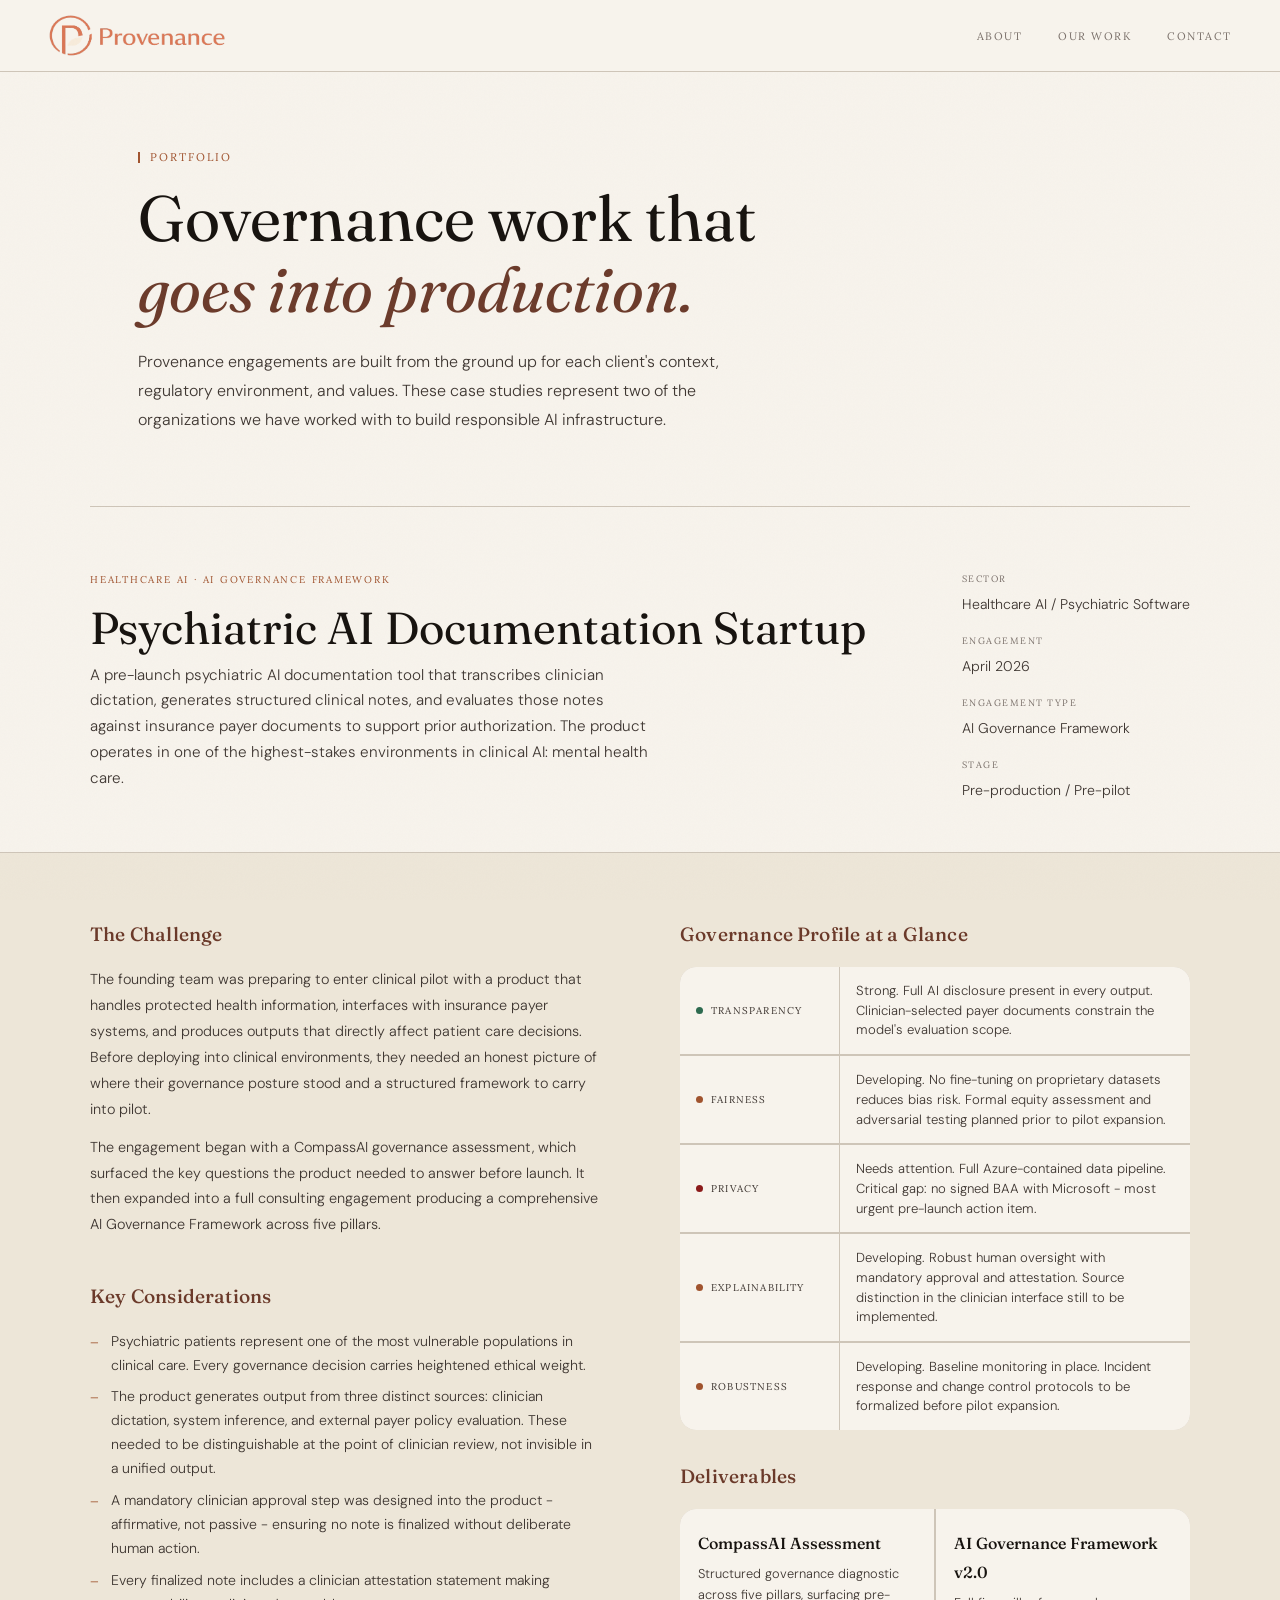
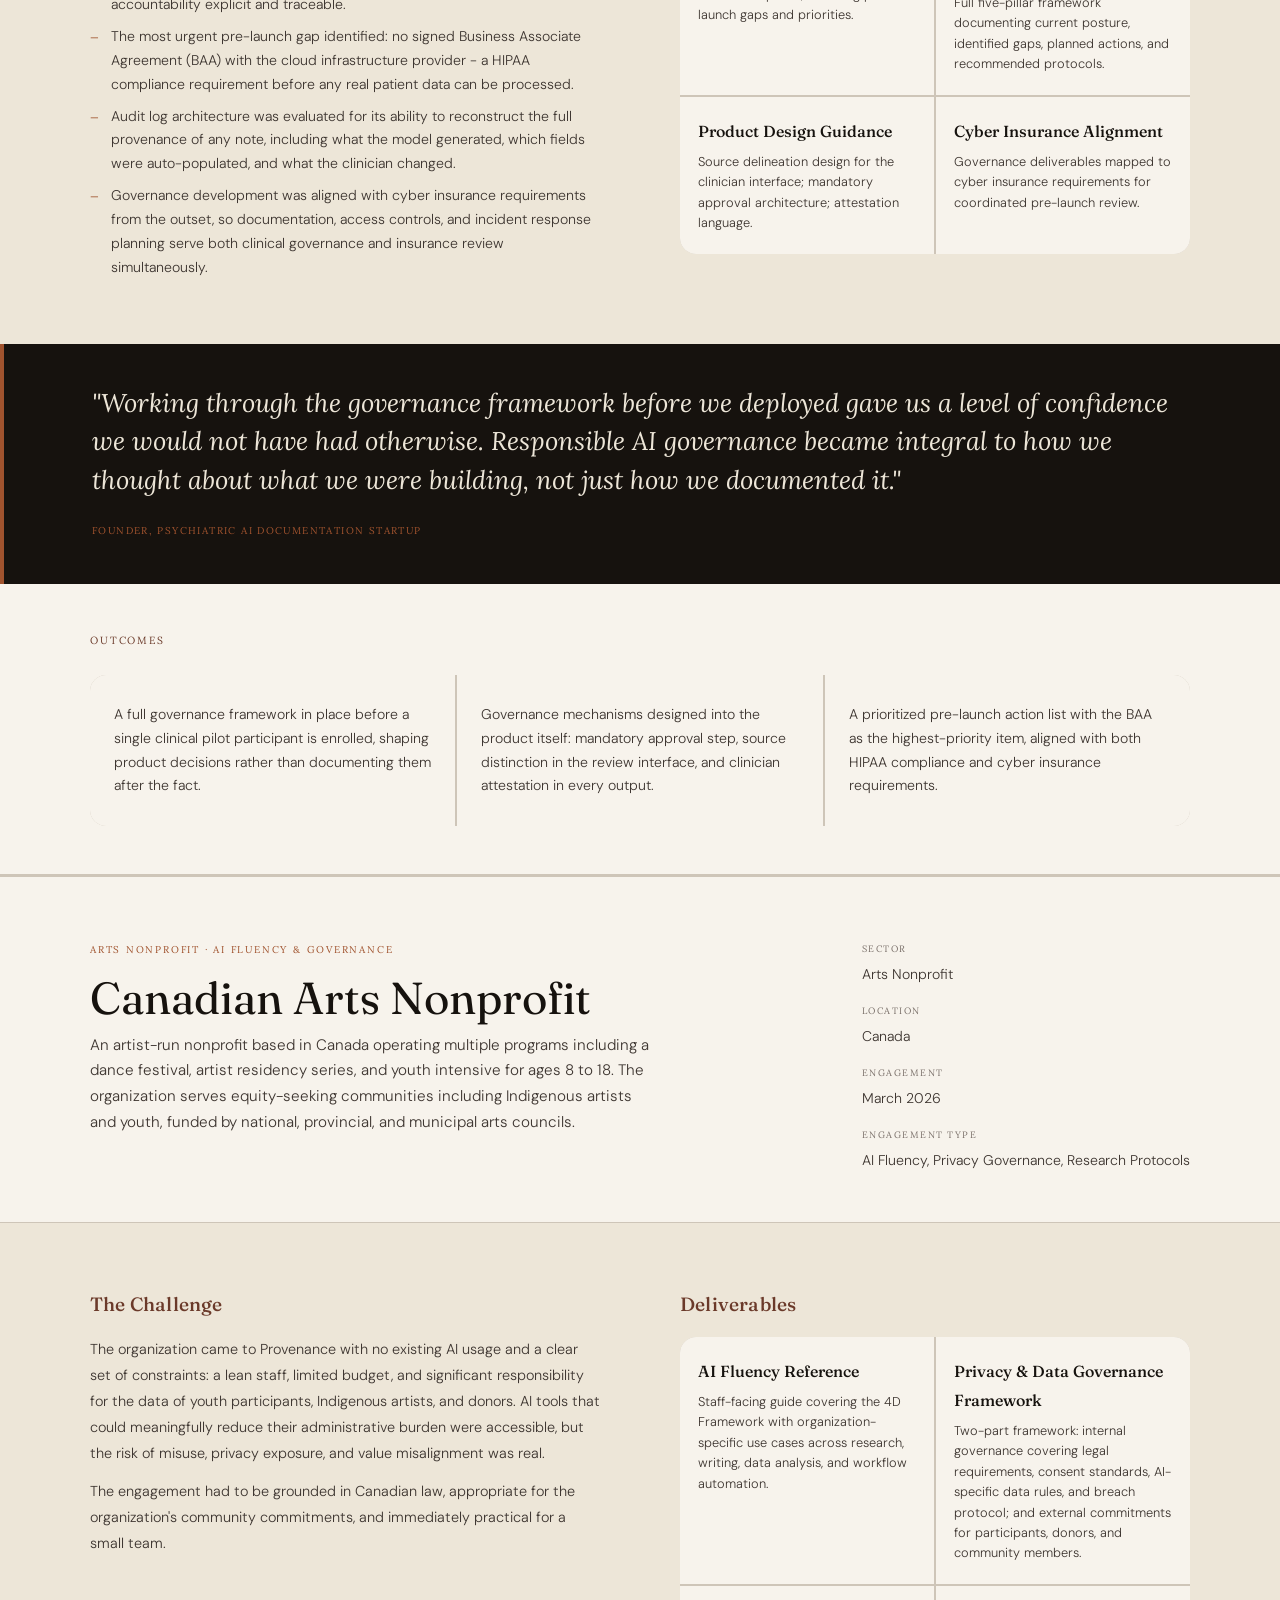
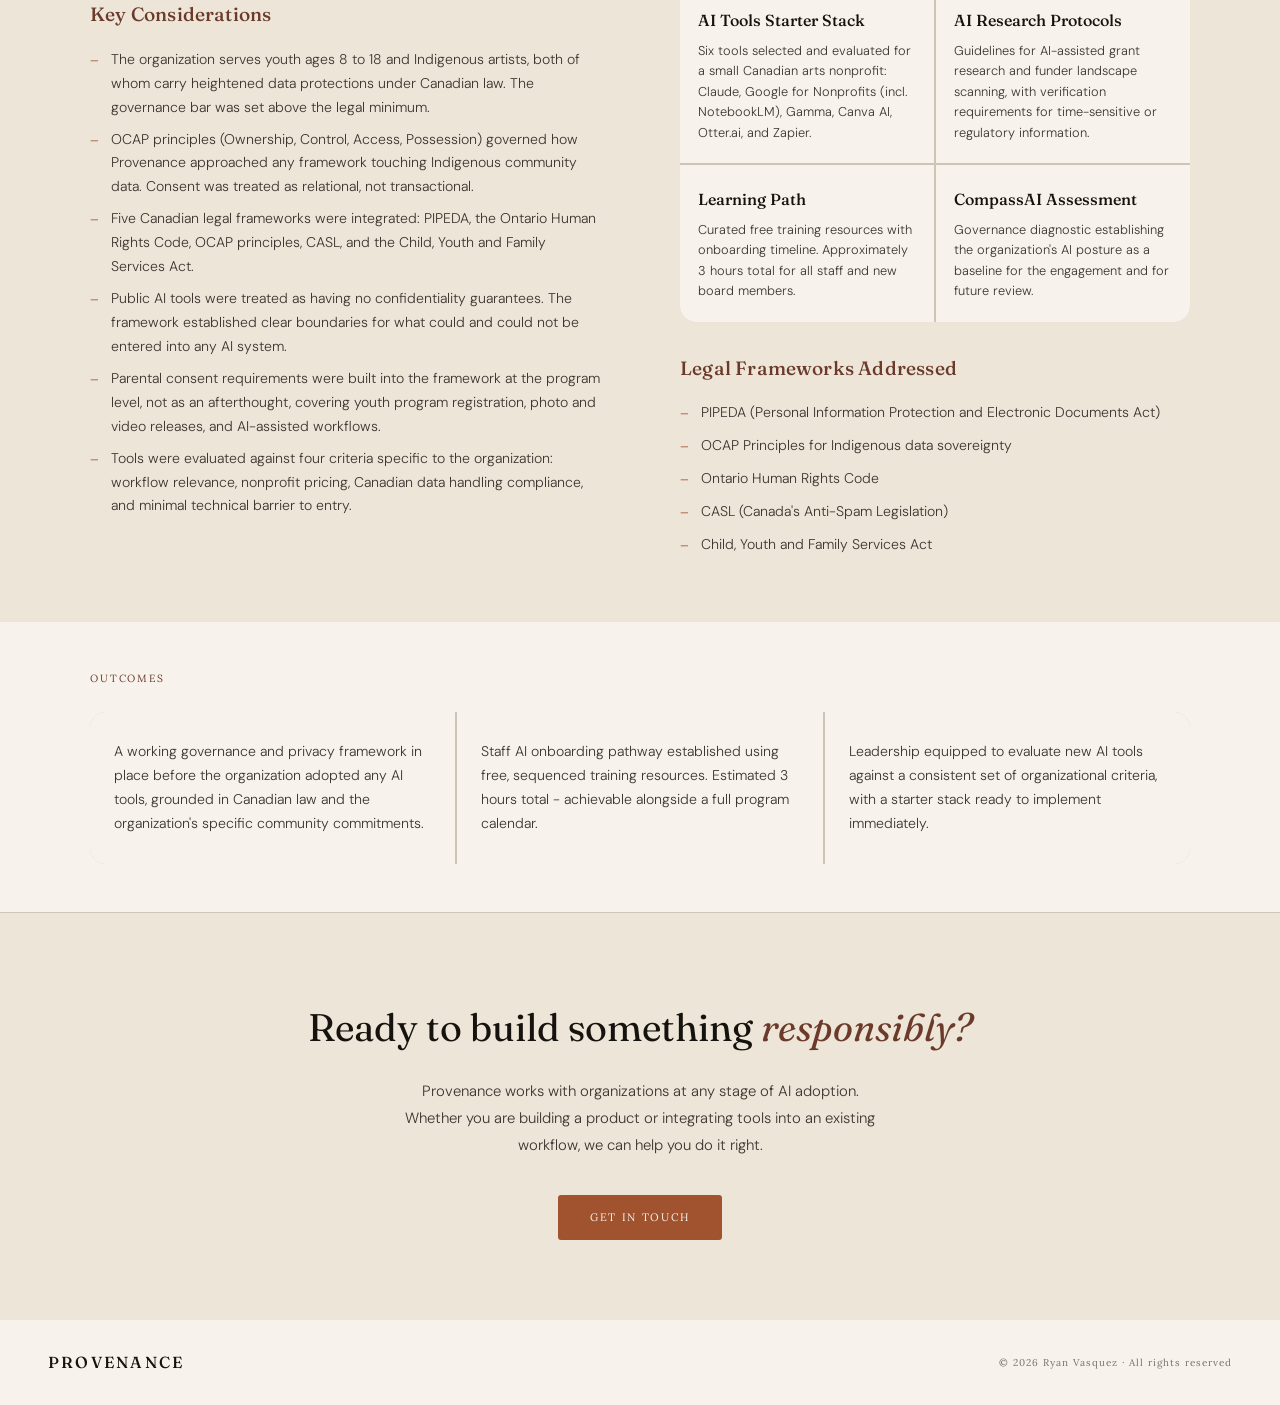
<file: case-studies/index.html>
<!DOCTYPE html>
<html lang="en">
<head>
  <meta charset="UTF-8"/>
  <meta name="viewport" content="width=device-width, initial-scale=1.0"/>
  <title>Portfolio - Provenance</title>
  <link rel="icon" type="image/png" href="/favicon.png" />
  <link rel="stylesheet" href="/styles.css" />
  <style>
    /* ── Page hero ── */
    .page-hero {
      padding: 80px 48px 72px;
      border-bottom: 1px solid var(--rule);
      max-width: 1100px;
      margin: 0 auto;
    }

    .page-headline {
      font-family: 'Fraunces', serif;
      font-weight: 400;
      font-size: clamp(2.8rem, 5vw, 4.5rem);
      line-height: 1.1;
      max-width: 720px;
      margin-bottom: 24px;
    }

    .page-headline em {
      font-style: italic;
      color: var(--accent);
    }

    .page-subhead {
      font-size: 1rem;
      color: var(--ink-mid);
      max-width: 600px;
      line-height: 1.8;
    }

    /* ── Case study ── */
    .case-study {
      border-bottom: 1px solid var(--rule);
    }

    .case-study:last-of-type {
      border-bottom: none;
    }

    /* Case study header bar */
    .case-header {
      padding: 64px 48px 48px;
      border-bottom: 1px solid var(--rule);
    }

    .case-header-inner {
      max-width: 1100px;
      margin: 0 auto;
      display: grid;
      grid-template-columns: 1fr auto;
      gap: 48px;
      align-items: start;
    }

    .case-type {
      font-family: 'Lora', serif;
      font-size: 0.62rem;
      letter-spacing: 0.18em;
      text-transform: uppercase;
      color: var(--accent-warm);
      margin-bottom: 14px;
    }

    .case-client {
      font-family: 'Fraunces', serif;
      font-weight: 400;
      font-size: clamp(2rem, 3.5vw, 3rem);
      line-height: 1.1;
      color: var(--ink);
      margin-bottom: 10px;
    }

    .case-descriptor {
      font-size: 0.95rem;
      color: var(--ink-mid);
      line-height: 1.7;
      max-width: 560px;
    }

    .case-meta {
      display: flex;
      flex-direction: column;
      gap: 16px;
      min-width: 220px;
    }

    .meta-item {
      display: flex;
      flex-direction: column;
      gap: 4px;
    }

    .meta-label {
      font-family: 'Lora', serif;
      font-size: 0.58rem;
      letter-spacing: 0.16em;
      text-transform: uppercase;
      color: var(--ink-light);
    }

    .meta-value {
      font-size: 0.88rem;
      color: var(--ink-mid);
      font-family: 'DM Sans', sans-serif;
      font-weight: 300;
    }

    /* Case body */
    .case-body {
      padding: 64px 48px;
      background: var(--parchment);
    }

    .case-body-inner {
      max-width: 1100px;
      margin: 0 auto;
      display: grid;
      grid-template-columns: 1fr 1fr;
      gap: 80px;
    }

    .case-section-title {
      font-family: 'Fraunces', serif;
      font-weight: 500;
      font-size: 1.2rem;
      color: var(--accent);
      margin-bottom: 16px;
      letter-spacing: 0.01em;
    }

    .case-section-title.mono {
      font-family: 'Lora', serif;
      font-size: 0.65rem;
      letter-spacing: 0.18em;
      text-transform: uppercase;
      font-weight: 400;
    }

    .case-text {
      font-size: 0.9rem;
      color: var(--ink-mid);
      line-height: 1.8;
      margin-bottom: 12px;
      font-family: 'DM Sans', sans-serif;
      font-weight: 300;
    }

    .case-list {
      list-style: none;
      display: flex;
      flex-direction: column;
      gap: 8px;
    }

    .case-list li {
      font-size: 0.88rem;
      color: var(--ink-mid);
      line-height: 1.7;
      font-family: 'DM Sans', sans-serif;
      font-weight: 300;
      display: flex;
      gap: 12px;
      align-items: flex-start;
    }

    .case-list li::before {
      content: '\2013';
      color: var(--accent-warm);
      flex-shrink: 0;
      margin-top: 1px;
    }

    /* Pillar table */
    .pillar-grid {
      display: flex;
      flex-direction: column;
      gap: 2px;
      background: var(--rule);
      border-radius: 16px;
      overflow: hidden;
    }

    .pillar-row {
      display: grid;
      grid-template-columns: 160px 1fr;
      background: var(--cream);
    }

    .pillar-name {
      padding: 14px 16px;
      font-family: 'Lora', serif;
      font-size: 0.62rem;
      letter-spacing: 0.12em;
      text-transform: uppercase;
      color: var(--ink-mid);
      border-right: 1px solid var(--rule);
      display: flex;
      align-items: center;
      gap: 8px;
    }

    .pillar-dot {
      width: 7px;
      height: 7px;
      border-radius: 50%;
      flex-shrink: 0;
    }

    .pillar-dot.strong { background: #2D6A4F; }
    .pillar-dot.developing { background: var(--accent-warm); }
    .pillar-dot.attention { background: #8B1A1A; }

    .pillar-status {
      padding: 14px 16px;
      font-size: 0.82rem;
      color: var(--ink-mid);
      font-family: 'DM Sans', sans-serif;
      font-weight: 300;
      line-height: 1.5;
    }

    /* Deliverables grid */
    .deliverables-grid {
      display: grid;
      grid-template-columns: 1fr 1fr;
      gap: 2px;
      background: var(--rule);
      border-radius: 16px;
      overflow: hidden;
    }

    .deliverable-item {
      background: var(--cream);
      padding: 20px 18px;
    }

    .deliverable-name {
      font-family: 'Fraunces', serif;
      font-weight: 500;
      font-size: 1rem;
      color: var(--ink);
      margin-bottom: 6px;
    }

    .deliverable-desc {
      font-size: 0.8rem;
      color: var(--ink-mid);
      line-height: 1.6;
      font-family: 'DM Sans', sans-serif;
      font-weight: 300;
    }

    /* Quote pull */
    .case-quote {
      padding: 40px 48px;
      background: var(--ink);
      border-left: 4px solid var(--accent-warm);
    }

    .case-quote-inner {
      max-width: 1100px;
      margin: 0 auto;
    }

    .case-quote p {
      font-family: 'Lora', serif;
      font-weight: 300;
      font-style: italic;
      font-size: clamp(1.2rem, 2vw, 1.6rem);
      line-height: 1.5;
      color: var(--parchment);
      margin-bottom: 16px;
    }

    .case-quote cite {
      font-family: 'Lora', serif;
      font-size: 0.62rem;
      letter-spacing: 0.14em;
      text-transform: uppercase;
      color: var(--accent-warm);
      font-style: normal;
    }

    /* Outcomes row */
    .case-outcomes {
      padding: 48px 48px;
      border-bottom: 1px solid var(--rule);
    }

    .case-outcomes-inner {
      max-width: 1100px;
      margin: 0 auto;
    }

    .outcomes-grid {
      display: grid;
      grid-template-columns: repeat(3, 1fr);
      gap: 2px;
      background: var(--rule);
      margin-top: 24px;
      border-radius: 16px;
      overflow: hidden;
    }

    .outcome-item {
      background: var(--cream);
      padding: 28px 24px;
    }

    .outcome-text {
      font-size: 0.88rem;
      color: var(--ink-mid);
      line-height: 1.7;
      font-family: 'DM Sans', sans-serif;
      font-weight: 300;
    }

    /* ── CTA ── */
    .case-studies-cta {
      padding: 80px 48px;
      text-align: center;
      background: var(--parchment);
    }

    .case-studies-cta h2 {
      font-family: 'Fraunces', serif;
      font-weight: 400;
      font-size: clamp(1.8rem, 3vw, 2.8rem);
      margin-bottom: 16px;
    }

    .case-studies-cta h2 em {
      font-style: italic;
      color: var(--accent);
    }

    .case-studies-cta p {
      font-size: 0.93rem;
      color: var(--ink-mid);
      max-width: 480px;
      margin: 0 auto 36px;
      line-height: 1.8;
    }

    /* ── Reveal animations ── */
    .reveal {
      opacity: 0;
      transform: translateY(28px);
      transition: opacity 0.8s cubic-bezier(0.16, 1, 0.3, 1),
                  transform 0.8s cubic-bezier(0.16, 1, 0.3, 1);
    }
    .reveal.visible {
      opacity: 1;
      transform: none;
    }

    .reveal-stagger > * {
      opacity: 0;
      transform: translateY(20px);
      transition: opacity 0.6s cubic-bezier(0.16, 1, 0.3, 1),
                  transform 0.6s cubic-bezier(0.16, 1, 0.3, 1);
    }
    .reveal-stagger.visible > * { opacity: 1; transform: none; }
    .reveal-stagger.visible > *:nth-child(1) { transition-delay: 0s; }
    .reveal-stagger.visible > *:nth-child(2) { transition-delay: 0.08s; }
    .reveal-stagger.visible > *:nth-child(3) { transition-delay: 0.16s; }
    .reveal-stagger.visible > *:nth-child(4) { transition-delay: 0.24s; }
    .reveal-stagger.visible > *:nth-child(5) { transition-delay: 0.32s; }
    .reveal-stagger.visible > *:nth-child(6) { transition-delay: 0.40s; }

    @keyframes heroFadeIn {
      from { opacity: 0; transform: translateY(24px); }
      to   { opacity: 1; transform: none; }
    }
    .hero-entrance > * {
      opacity: 0;
      animation: heroFadeIn 0.9s cubic-bezier(0.16, 1, 0.3, 1) forwards;
    }
    .hero-entrance > *:nth-child(1) { animation-delay: 0.1s; }
    .hero-entrance > *:nth-child(2) { animation-delay: 0.25s; }
    .hero-entrance > *:nth-child(3) { animation-delay: 0.4s; }

    /* Section label line draw */
    .section-label::after {
      transform-origin: left;
      transform: scaleX(0);
      transition: transform 0.6s cubic-bezier(0.16, 1, 0.3, 1) 0.3s;
    }
    .reveal.visible .section-label::after,
    .hero-entrance .section-label::after {
      transform: scaleX(1);
    }

    /* Deliverable/outcome card hover */
    .deliverable-item, .outcome-item {
      transition: transform 0.3s cubic-bezier(0.16, 1, 0.3, 1),
                  box-shadow 0.3s cubic-bezier(0.16, 1, 0.3, 1);
    }
    .deliverable-item:hover, .outcome-item:hover {
      transform: translateY(-3px);
      box-shadow: 0 6px 20px rgba(0,0,0,0.06);
    }

    /* Pillar row hover */
    .pillar-row {
      transition: background 0.2s;
    }
    .pillar-row:hover {
      background: var(--parchment);
    }

    @media (prefers-reduced-motion: reduce) {
      .reveal, .reveal-stagger > *, .hero-entrance > * {
        opacity: 1; transform: none;
        animation: none; transition: none;
      }
      .section-label::after { transform: scaleX(1); transition: none; }
    }

    /* ── Responsive ── */
    @media (max-width: 900px) {
      .page-hero { padding: 56px 24px 48px; }
      .case-header { padding: 48px 24px 36px; }
      .case-header-inner { grid-template-columns: 1fr; gap: 32px; }
      .case-meta { flex-direction: row; flex-wrap: wrap; gap: 24px; }
      .case-body { padding: 48px 24px; }
      .case-body-inner { grid-template-columns: 1fr; gap: 48px; }
      .pillar-row { grid-template-columns: 1fr; }
      .pillar-name { border-right: none; border-bottom: 1px solid var(--rule); }
      .deliverables-grid { grid-template-columns: 1fr; }
      .outcomes-grid { grid-template-columns: 1fr; }
      .case-quote { padding: 32px 24px; }
      .case-outcomes { padding: 40px 24px; }
      .case-studies-cta { padding: 56px 24px; }
    }
  </style>
</head>
<body>

  <nav>
    <a href="/" class="nav-wordmark">
      <img src="/logo.png" alt="Provenance" class="nav-wordmark-img">
    </a>
    <ul class="nav-links">
      <li><a href="/#about">About</a></li>
      <li><a href="/#work">Our Work</a></li>
      <li><a href="/#contact">Contact</a></li>
    </ul>
  </nav>

  <!-- Page hero -->
  <div class="page-hero hero-entrance">
    <p class="section-label">Portfolio</p>
    <h1 class="page-headline">Governance work that<br><em>goes into production.</em></h1>
    <p class="page-subhead">Provenance engagements are built from the ground up for each client's context, regulatory environment, and values. These case studies represent two of the organizations we have worked with to build responsible AI infrastructure.</p>
  </div>

  <!-- ═══════════════════════════════════════
       CASE STUDY 1: PsynapseMD (ANONYMIZED)
  ═══════════════════════════════════════ -->
  <article class="case-study">

    <div class="case-header reveal">
      <div class="case-header-inner">
        <div>
          <p class="case-type">Healthcare AI · AI Governance Framework</p>
          <h2 class="case-client">Psychiatric AI Documentation Startup</h2>
          <p class="case-descriptor">A pre-launch psychiatric AI documentation tool that transcribes clinician dictation, generates structured clinical notes, and evaluates those notes against insurance payer documents to support prior authorization. The product operates in one of the highest-stakes environments in clinical AI: mental health care.</p>
        </div>
        <div class="case-meta">
          <div class="meta-item">
            <span class="meta-label">Sector</span>
            <span class="meta-value">Healthcare AI / Psychiatric Software</span>
          </div>
          <div class="meta-item">
            <span class="meta-label">Engagement</span>
            <span class="meta-value">April 2026</span>
          </div>
          <div class="meta-item">
            <span class="meta-label">Engagement Type</span>
            <span class="meta-value">AI Governance Framework</span>
          </div>
          <div class="meta-item">
            <span class="meta-label">Stage</span>
            <span class="meta-value">Pre-production / Pre-pilot</span>
          </div>
        </div>
      </div>
    </div>

    <div class="case-body reveal">
      <div class="case-body-inner">

        <div>
          <p class="case-section-title">The Challenge</p>
          <p class="case-text">The founding team was preparing to enter clinical pilot with a product that handles protected health information, interfaces with insurance payer systems, and produces outputs that directly affect patient care decisions. Before deploying into clinical environments, they needed an honest picture of where their governance posture stood and a structured framework to carry into pilot.</p>
          <p class="case-text">The engagement began with a CompassAI governance assessment, which surfaced the key questions the product needed to answer before launch. It then expanded into a full consulting engagement producing a comprehensive AI Governance Framework across five pillars.</p>

          <br/>
          <p class="case-section-title">Key Considerations</p>
          <ul class="case-list">
            <li>Psychiatric patients represent one of the most vulnerable populations in clinical care. Every governance decision carries heightened ethical weight.</li>
            <li>The product generates output from three distinct sources: clinician dictation, system inference, and external payer policy evaluation. These needed to be distinguishable at the point of clinician review, not invisible in a unified output.</li>
            <li>A mandatory clinician approval step was designed into the product - affirmative, not passive - ensuring no note is finalized without deliberate human action.</li>
            <li>Every finalized note includes a clinician attestation statement making accountability explicit and traceable.</li>
            <li>The most urgent pre-launch gap identified: no signed Business Associate Agreement (BAA) with the cloud infrastructure provider - a HIPAA compliance requirement before any real patient data can be processed.</li>
            <li>Audit log architecture was evaluated for its ability to reconstruct the full provenance of any note, including what the model generated, which fields were auto-populated, and what the clinician changed.</li>
            <li>Governance development was aligned with cyber insurance requirements from the outset, so documentation, access controls, and incident response planning serve both clinical governance and insurance review simultaneously.</li>
          </ul>
        </div>

        <div>
          <p class="case-section-title">Governance Profile at a Glance</p>
          <div class="pillar-grid">
            <div class="pillar-row">
              <div class="pillar-name"><span class="pillar-dot strong"></span>Transparency</div>
              <div class="pillar-status">Strong. Full AI disclosure present in every output. Clinician-selected payer documents constrain the model's evaluation scope.</div>
            </div>
            <div class="pillar-row">
              <div class="pillar-name"><span class="pillar-dot developing"></span>Fairness</div>
              <div class="pillar-status">Developing. No fine-tuning on proprietary datasets reduces bias risk. Formal equity assessment and adversarial testing planned prior to pilot expansion.</div>
            </div>
            <div class="pillar-row">
              <div class="pillar-name"><span class="pillar-dot attention"></span>Privacy</div>
              <div class="pillar-status">Needs attention. Full Azure-contained data pipeline. Critical gap: no signed BAA with Microsoft - most urgent pre-launch action item.</div>
            </div>
            <div class="pillar-row">
              <div class="pillar-name"><span class="pillar-dot developing"></span>Explainability</div>
              <div class="pillar-status">Developing. Robust human oversight with mandatory approval and attestation. Source distinction in the clinician interface still to be implemented.</div>
            </div>
            <div class="pillar-row">
              <div class="pillar-name"><span class="pillar-dot developing"></span>Robustness</div>
              <div class="pillar-status">Developing. Baseline monitoring in place. Incident response and change control protocols to be formalized before pilot expansion.</div>
            </div>
          </div>

          <br/>
          <p class="case-section-title">Deliverables</p>
          <div class="deliverables-grid reveal-stagger">
            <div class="deliverable-item">
              <p class="deliverable-name">CompassAI Assessment</p>
              <p class="deliverable-desc">Structured governance diagnostic across five pillars, surfacing pre-launch gaps and priorities.</p>
            </div>
            <div class="deliverable-item">
              <p class="deliverable-name">AI Governance Framework v2.0</p>
              <p class="deliverable-desc">Full five-pillar framework documenting current posture, identified gaps, planned actions, and recommended protocols.</p>
            </div>
            <div class="deliverable-item">
              <p class="deliverable-name">Product Design Guidance</p>
              <p class="deliverable-desc">Source delineation design for the clinician interface; mandatory approval architecture; attestation language.</p>
            </div>
            <div class="deliverable-item">
              <p class="deliverable-name">Cyber Insurance Alignment</p>
              <p class="deliverable-desc">Governance deliverables mapped to cyber insurance requirements for coordinated pre-launch review.</p>
            </div>
          </div>
        </div>

      </div>
    </div>

    <div class="case-quote reveal">
      <div class="case-quote-inner">
        <p>"Working through the governance framework before we deployed gave us a level of confidence we would not have had otherwise. Responsible AI governance became integral to how we thought about what we were building, not just how we documented it."</p>
        <cite>Founder, Psychiatric AI Documentation Startup</cite>
      </div>
    </div>

    <div class="case-outcomes reveal">
      <div class="case-outcomes-inner">
        <p class="case-section-title mono">Outcomes</p>
        <div class="outcomes-grid reveal-stagger">
          <div class="outcome-item">
            <p class="outcome-text">A full governance framework in place before a single clinical pilot participant is enrolled, shaping product decisions rather than documenting them after the fact.</p>
          </div>
          <div class="outcome-item">
            <p class="outcome-text">Governance mechanisms designed into the product itself: mandatory approval step, source distinction in the review interface, and clinician attestation in every output.</p>
          </div>
          <div class="outcome-item">
            <p class="outcome-text">A prioritized pre-launch action list with the BAA as the highest-priority item, aligned with both HIPAA compliance and cyber insurance requirements.</p>
          </div>
        </div>
      </div>
    </div>

  </article>

  <!-- ═══════════════════════════════════════
       CASE STUDY 2: CANADIAN ARTS NONPROFIT (ANONYMIZED)
  ═══════════════════════════════════════ -->
  <article class="case-study" style="border-top: 1px solid var(--rule);">

    <div class="case-header reveal">
      <div class="case-header-inner">
        <div>
          <p class="case-type">Arts Nonprofit · AI Fluency & Governance</p>
          <h2 class="case-client">Canadian Arts Nonprofit</h2>
          <p class="case-descriptor">An artist-run nonprofit based in Canada operating multiple programs including a dance festival, artist residency series, and youth intensive for ages 8 to 18. The organization serves equity-seeking communities including Indigenous artists and youth, funded by national, provincial, and municipal arts councils.</p>
        </div>
        <div class="case-meta">
          <div class="meta-item">
            <span class="meta-label">Sector</span>
            <span class="meta-value">Arts Nonprofit</span>
          </div>
          <div class="meta-item">
            <span class="meta-label">Location</span>
            <span class="meta-value">Canada</span>
          </div>
          <div class="meta-item">
            <span class="meta-label">Engagement</span>
            <span class="meta-value">March 2026</span>
          </div>
          <div class="meta-item">
            <span class="meta-label">Engagement Type</span>
            <span class="meta-value">AI Fluency, Privacy Governance, Research Protocols</span>
          </div>
        </div>
      </div>
    </div>

    <div class="case-body reveal">
      <div class="case-body-inner">

        <div>
          <p class="case-section-title">The Challenge</p>
          <p class="case-text">The organization came to Provenance with no existing AI usage and a clear set of constraints: a lean staff, limited budget, and significant responsibility for the data of youth participants, Indigenous artists, and donors. AI tools that could meaningfully reduce their administrative burden were accessible, but the risk of misuse, privacy exposure, and value misalignment was real.</p>
          <p class="case-text">The engagement had to be grounded in Canadian law, appropriate for the organization's community commitments, and immediately practical for a small team.</p>

          <br/>
          <p class="case-section-title">Key Considerations</p>
          <ul class="case-list">
            <li>The organization serves youth ages 8 to 18 and Indigenous artists, both of whom carry heightened data protections under Canadian law. The governance bar was set above the legal minimum.</li>
            <li>OCAP principles (Ownership, Control, Access, Possession) governed how Provenance approached any framework touching Indigenous community data. Consent was treated as relational, not transactional.</li>
            <li>Five Canadian legal frameworks were integrated: PIPEDA, the Ontario Human Rights Code, OCAP principles, CASL, and the Child, Youth and Family Services Act.</li>
            <li>Public AI tools were treated as having no confidentiality guarantees. The framework established clear boundaries for what could and could not be entered into any AI system.</li>
            <li>Parental consent requirements were built into the framework at the program level, not as an afterthought, covering youth program registration, photo and video releases, and AI-assisted workflows.</li>
            <li>Tools were evaluated against four criteria specific to the organization: workflow relevance, nonprofit pricing, Canadian data handling compliance, and minimal technical barrier to entry.</li>
          </ul>
        </div>

        <div>
          <p class="case-section-title">Deliverables</p>
          <div class="deliverables-grid reveal-stagger">
            <div class="deliverable-item">
              <p class="deliverable-name">AI Fluency Reference</p>
              <p class="deliverable-desc">Staff-facing guide covering the 4D Framework with organization-specific use cases across research, writing, data analysis, and workflow automation.</p>
            </div>
            <div class="deliverable-item">
              <p class="deliverable-name">Privacy & Data Governance Framework</p>
              <p class="deliverable-desc">Two-part framework: internal governance covering legal requirements, consent standards, AI-specific data rules, and breach protocol; and external commitments for participants, donors, and community members.</p>
            </div>
            <div class="deliverable-item">
              <p class="deliverable-name">AI Tools Starter Stack</p>
              <p class="deliverable-desc">Six tools selected and evaluated for a small Canadian arts nonprofit: Claude, Google for Nonprofits (incl. NotebookLM), Gamma, Canva AI, Otter.ai, and Zapier.</p>
            </div>
            <div class="deliverable-item">
              <p class="deliverable-name">AI Research Protocols</p>
              <p class="deliverable-desc">Guidelines for AI-assisted grant research and funder landscape scanning, with verification requirements for time-sensitive or regulatory information.</p>
            </div>
            <div class="deliverable-item">
              <p class="deliverable-name">Learning Path</p>
              <p class="deliverable-desc">Curated free training resources with onboarding timeline. Approximately 3 hours total for all staff and new board members.</p>
            </div>
            <div class="deliverable-item">
              <p class="deliverable-name">CompassAI Assessment</p>
              <p class="deliverable-desc">Governance diagnostic establishing the organization's AI posture as a baseline for the engagement and for future review.</p>
            </div>
          </div>

          <br/>
          <p class="case-section-title">Legal Frameworks Addressed</p>
          <ul class="case-list">
            <li>PIPEDA (Personal Information Protection and Electronic Documents Act)</li>
            <li>OCAP Principles for Indigenous data sovereignty</li>
            <li>Ontario Human Rights Code</li>
            <li>CASL (Canada's Anti-Spam Legislation)</li>
            <li>Child, Youth and Family Services Act</li>
          </ul>
        </div>

      </div>
    </div>

    <div class="case-outcomes reveal">
      <div class="case-outcomes-inner">
        <p class="case-section-title mono">Outcomes</p>
        <div class="outcomes-grid reveal-stagger">
          <div class="outcome-item">
            <p class="outcome-text">A working governance and privacy framework in place before the organization adopted any AI tools, grounded in Canadian law and the organization's specific community commitments.</p>
          </div>
          <div class="outcome-item">
            <p class="outcome-text">Staff AI onboarding pathway established using free, sequenced training resources. Estimated 3 hours total - achievable alongside a full program calendar.</p>
          </div>
          <div class="outcome-item">
            <p class="outcome-text">Leadership equipped to evaluate new AI tools against a consistent set of organizational criteria, with a starter stack ready to implement immediately.</p>
          </div>
        </div>
      </div>
    </div>

  </article>

  <!-- CTA -->
  <section class="case-studies-cta reveal">
    <h2>Ready to build something <em>responsibly?</em></h2>
    <p>Provenance works with organizations at any stage of AI adoption. Whether you are building a product or integrating tools into an existing workflow, we can help you do it right.</p>
    <a href="/#contact" class="btn-primary">Get in Touch</a>
  </section>

  <footer>
    <a href="/" class="footer-wordmark">Provenance</a>
    <span class="footer-copy">&copy; 2026 Ryan Vasquez · All rights reserved</span>
  </footer>

  <script>
    const revealObserver = new IntersectionObserver((entries) => {
      entries.forEach(entry => {
        if (entry.isIntersecting) {
          entry.target.classList.add('visible');
          revealObserver.unobserve(entry.target);
        }
      });
    }, { threshold: 0.15 });
    document.querySelectorAll('.reveal, .reveal-stagger').forEach(el => revealObserver.observe(el));
  </script>

</body>
</html>
</file>
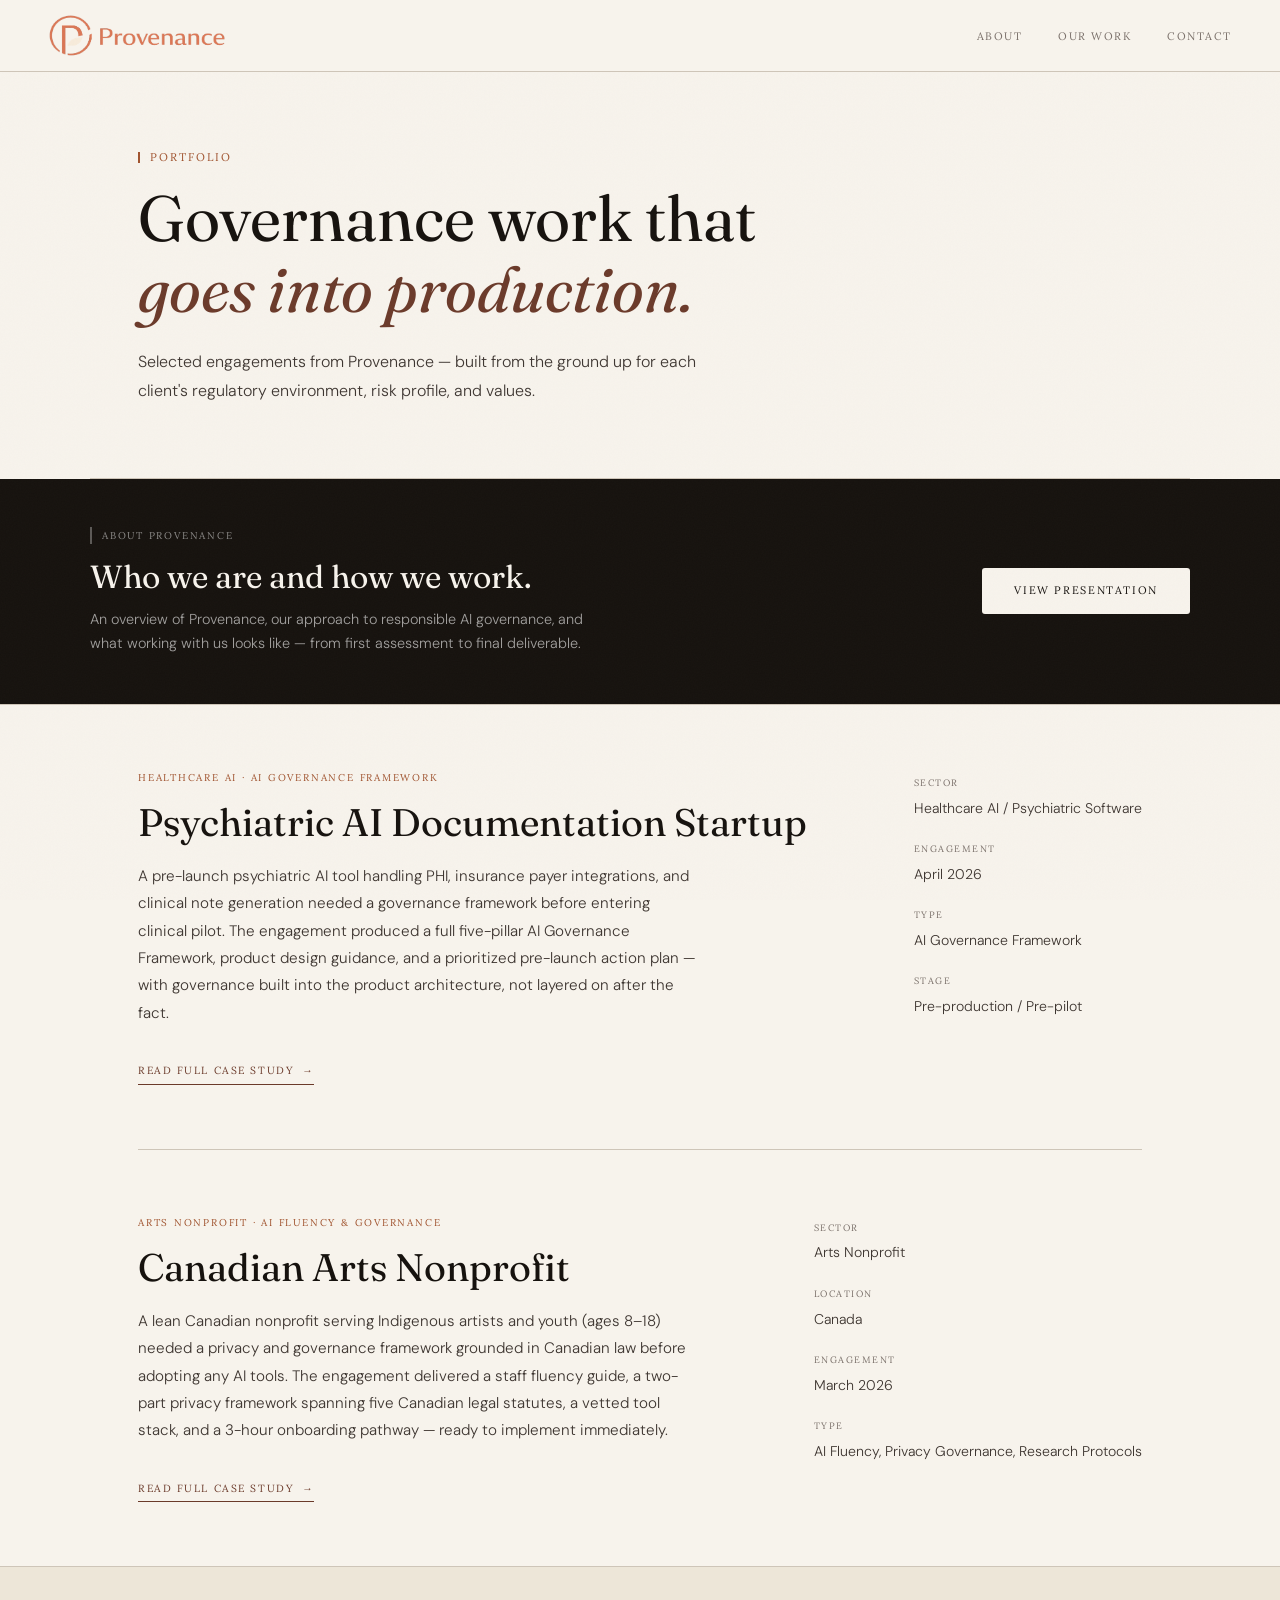
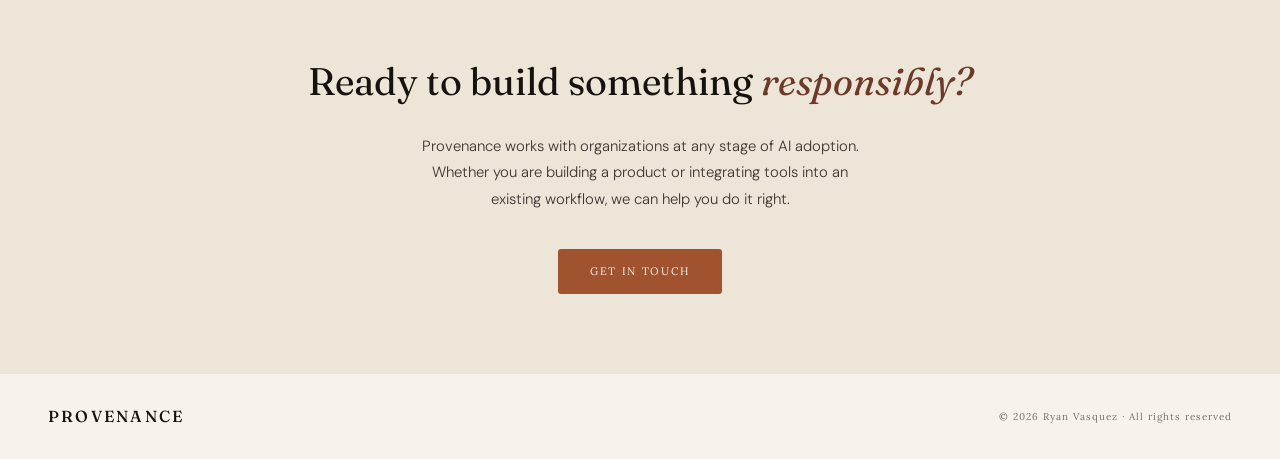
<file: portfolio/index.html>
<!DOCTYPE html>
<html lang="en">
<head>
  <meta charset="UTF-8"/>
  <meta name="viewport" content="width=device-width, initial-scale=1.0"/>
  <title>Portfolio - Provenance</title>
  <link rel="icon" type="image/png" href="/favicon.png" />
  <link rel="stylesheet" href="/styles.css" />
  <style>

    /* ── Page hero ── */
    .page-hero {
      padding: 80px 48px 72px;
      border-bottom: 1px solid var(--rule);
      max-width: 1100px;
      margin: 0 auto;
    }

    .page-headline {
      font-family: 'Fraunces', serif;
      font-weight: 400;
      font-size: clamp(2.8rem, 5vw, 4.5rem);
      line-height: 1.1;
      max-width: 720px;
      margin-bottom: 24px;
    }

    .page-headline em {
      font-style: italic;
      color: var(--accent);
    }

    .page-subhead {
      font-size: 1rem;
      color: var(--ink-mid);
      max-width: 560px;
      line-height: 1.8;
    }

    /* ── Pitch deck feature row ── */
    .deck-row {
      padding: 48px 48px;
      border-bottom: 1px solid var(--rule);
      background: var(--ink);
    }

    .deck-row-inner {
      max-width: 1100px;
      margin: 0 auto;
      display: flex;
      align-items: center;
      justify-content: space-between;
      gap: 48px;
    }

    .deck-label {
      font-family: 'Lora', serif;
      font-size: 0.62rem;
      letter-spacing: 0.18em;
      text-transform: uppercase;
      color: rgba(255,255,255,0.5);
      border-left: 2px solid rgba(255,255,255,0.3);
      padding-left: 10px;
      margin-bottom: 14px;
    }

    .deck-headline {
      font-family: 'Fraunces', serif;
      font-weight: 400;
      font-size: clamp(1.4rem, 2.5vw, 2rem);
      color: var(--cream);
      line-height: 1.2;
      margin-bottom: 10px;
    }

    .deck-body {
      font-family: 'DM Sans', sans-serif;
      font-weight: 300;
      font-size: 0.9rem;
      color: rgba(255,255,255,0.6);
      line-height: 1.7;
      max-width: 500px;
    }

    .btn-cream {
      display: inline-block;
      padding: 13px 32px;
      background: var(--cream);
      color: var(--ink);
      font-family: 'Lora', serif;
      font-size: 0.68rem;
      letter-spacing: 0.15em;
      text-transform: uppercase;
      text-decoration: none;
      border-radius: 3px;
      white-space: nowrap;
      flex-shrink: 0;
      transition: background 0.25s, transform 0.25s;
    }

    .btn-cream:hover {
      background: var(--parchment);
      transform: translateY(-2px);
    }

    /* ── Case study abstracts ── */
    .case-index {
      max-width: 1100px;
      margin: 0 auto;
      padding: 0 48px;
    }

    .case-abstract {
      display: grid;
      grid-template-columns: 1fr auto;
      gap: 64px;
      align-items: start;
      padding: 64px 0;
      border-bottom: 1px solid var(--rule);
    }

    .case-abstract:last-child {
      border-bottom: none;
    }

    .abstract-type {
      font-family: 'Lora', serif;
      font-size: 0.62rem;
      letter-spacing: 0.18em;
      text-transform: uppercase;
      color: var(--accent-warm);
      margin-bottom: 14px;
    }

    .abstract-client {
      font-family: 'Fraunces', serif;
      font-weight: 400;
      font-size: clamp(1.8rem, 3vw, 2.6rem);
      line-height: 1.1;
      color: var(--ink);
      margin-bottom: 20px;
    }

    .abstract-body {
      font-family: 'DM Sans', sans-serif;
      font-weight: 300;
      font-size: 0.95rem;
      color: var(--ink-mid);
      line-height: 1.8;
      max-width: 560px;
      margin-bottom: 28px;
    }

    .abstract-read-more {
      display: inline-flex;
      align-items: center;
      gap: 8px;
      font-family: 'Lora', serif;
      font-size: 0.65rem;
      letter-spacing: 0.15em;
      text-transform: uppercase;
      color: var(--accent);
      text-decoration: none;
      border-bottom: 1px solid var(--accent);
      padding-bottom: 3px;
      transition: gap 0.2s, color 0.2s, border-color 0.2s;
    }

    .abstract-read-more::after { content: '\2192'; }

    .abstract-read-more:hover {
      gap: 14px;
      color: var(--ink);
      border-color: var(--ink);
    }

    .abstract-meta {
      display: flex;
      flex-direction: column;
      gap: 20px;
      min-width: 200px;
      padding-top: 6px;
    }

    .meta-item {
      display: flex;
      flex-direction: column;
      gap: 4px;
    }

    .meta-label {
      font-family: 'Lora', serif;
      font-size: 0.58rem;
      letter-spacing: 0.16em;
      text-transform: uppercase;
      color: var(--ink-light);
    }

    .meta-value {
      font-size: 0.88rem;
      color: var(--ink-mid);
      font-family: 'DM Sans', sans-serif;
      font-weight: 300;
    }

    /* ── Bottom CTA ── */
    .portfolio-cta {
      padding: 80px 48px;
      text-align: center;
      background: var(--parchment);
      border-top: 1px solid var(--rule);
    }

    .portfolio-cta h2 {
      font-family: 'Fraunces', serif;
      font-weight: 400;
      font-size: clamp(1.8rem, 3vw, 2.6rem);
      margin-bottom: 16px;
    }

    .portfolio-cta h2 em {
      font-style: italic;
      color: var(--accent);
    }

    .portfolio-cta p {
      font-size: 0.93rem;
      color: var(--ink-mid);
      max-width: 460px;
      margin: 0 auto 36px;
      line-height: 1.8;
    }

    /* ── Reveal animations ── */
    .reveal {
      opacity: 0;
      transform: translateY(28px);
      transition: opacity 0.8s cubic-bezier(0.16, 1, 0.3, 1),
                  transform 0.8s cubic-bezier(0.16, 1, 0.3, 1);
    }
    .reveal.visible { opacity: 1; transform: none; }

    @keyframes heroFadeIn {
      from { opacity: 0; transform: translateY(24px); }
      to   { opacity: 1; transform: none; }
    }
    .hero-entrance > * {
      opacity: 0;
      animation: heroFadeIn 0.9s cubic-bezier(0.16, 1, 0.3, 1) forwards;
    }
    .hero-entrance > *:nth-child(1) { animation-delay: 0.1s; }
    .hero-entrance > *:nth-child(2) { animation-delay: 0.25s; }
    .hero-entrance > *:nth-child(3) { animation-delay: 0.4s; }

    @media (prefers-reduced-motion: reduce) {
      .reveal, .hero-entrance > * { opacity: 1; transform: none; animation: none; transition: none; }
    }

    /* ── Responsive ── */
    @media (max-width: 900px) {
      .page-hero { padding: 56px 24px 48px; }
      .deck-row { padding: 40px 24px; }
      .deck-row-inner { flex-direction: column; align-items: flex-start; gap: 28px; }
      .case-index { padding: 0 24px; }
      .case-abstract { grid-template-columns: 1fr; gap: 32px; padding: 48px 0; }
      .abstract-meta { flex-direction: row; flex-wrap: wrap; gap: 20px; }
      .portfolio-cta { padding: 56px 24px; }
    }

  </style>
</head>
<body>

  <nav>
    <a href="/" class="nav-wordmark">
      <img src="/logo.png" alt="Provenance" class="nav-wordmark-img">
    </a>
    <ul class="nav-links">
      <li><a href="/#about">About</a></li>
      <li><a href="/#work">Our Work</a></li>
      <li><a href="/#contact">Contact</a></li>
    </ul>
  </nav>

  <!-- Hero -->
  <div class="page-hero hero-entrance">
    <p class="section-label">Portfolio</p>
    <h1 class="page-headline">Governance work that<br><em>goes into production.</em></h1>
    <p class="page-subhead">Selected engagements from Provenance — built from the ground up for each client's regulatory environment, risk profile, and values.</p>
  </div>

  <!-- Pitch deck feature -->
  <div class="deck-row reveal">
    <div class="deck-row-inner">
      <div>
        <p class="deck-label">About Provenance</p>
        <h2 class="deck-headline">Who we are and how we work.</h2>
        <p class="deck-body">An overview of Provenance, our approach to responsible AI governance, and what working with us looks like — from first assessment to final deliverable.</p>
      </div>
      <a href="#" class="btn-cream">View Presentation</a>
    </div>
  </div>

  <!-- Case study abstracts -->
  <div class="case-index">

    <div class="case-abstract reveal">
      <div>
        <p class="abstract-type">Healthcare AI · AI Governance Framework</p>
        <h2 class="abstract-client">Psychiatric AI Documentation Startup</h2>
        <p class="abstract-body">A pre-launch psychiatric AI tool handling PHI, insurance payer integrations, and clinical note generation needed a governance framework before entering clinical pilot. The engagement produced a full five-pillar AI Governance Framework, product design guidance, and a prioritized pre-launch action plan — with governance built into the product architecture, not layered on after the fact.</p>
        <a href="/portfolio/healthcare-ai" class="abstract-read-more">Read full case study</a>
      </div>
      <div class="abstract-meta">
        <div class="meta-item">
          <span class="meta-label">Sector</span>
          <span class="meta-value">Healthcare AI / Psychiatric Software</span>
        </div>
        <div class="meta-item">
          <span class="meta-label">Engagement</span>
          <span class="meta-value">April 2026</span>
        </div>
        <div class="meta-item">
          <span class="meta-label">Type</span>
          <span class="meta-value">AI Governance Framework</span>
        </div>
        <div class="meta-item">
          <span class="meta-label">Stage</span>
          <span class="meta-value">Pre-production / Pre-pilot</span>
        </div>
      </div>
    </div>

    <div class="case-abstract reveal">
      <div>
        <p class="abstract-type">Arts Nonprofit · AI Fluency &amp; Governance</p>
        <h2 class="abstract-client">Canadian Arts Nonprofit</h2>
        <p class="abstract-body">A lean Canadian nonprofit serving Indigenous artists and youth (ages 8–18) needed a privacy and governance framework grounded in Canadian law before adopting any AI tools. The engagement delivered a staff fluency guide, a two-part privacy framework spanning five Canadian legal statutes, a vetted tool stack, and a 3-hour onboarding pathway — ready to implement immediately.</p>
        <a href="/portfolio/arts-nonprofit" class="abstract-read-more">Read full case study</a>
      </div>
      <div class="abstract-meta">
        <div class="meta-item">
          <span class="meta-label">Sector</span>
          <span class="meta-value">Arts Nonprofit</span>
        </div>
        <div class="meta-item">
          <span class="meta-label">Location</span>
          <span class="meta-value">Canada</span>
        </div>
        <div class="meta-item">
          <span class="meta-label">Engagement</span>
          <span class="meta-value">March 2026</span>
        </div>
        <div class="meta-item">
          <span class="meta-label">Type</span>
          <span class="meta-value">AI Fluency, Privacy Governance, Research Protocols</span>
        </div>
      </div>
    </div>

  </div>

  <!-- CTA -->
  <section class="portfolio-cta reveal">
    <h2>Ready to build something <em>responsibly?</em></h2>
    <p>Provenance works with organizations at any stage of AI adoption. Whether you are building a product or integrating tools into an existing workflow, we can help you do it right.</p>
    <a href="/#contact" class="btn-primary">Get in Touch</a>
  </section>

  <footer>
    <a href="/" class="footer-wordmark">Provenance</a>
    <span class="footer-copy">&copy; 2026 Ryan Vasquez · All rights reserved</span>
  </footer>

  <script>
    const revealObserver = new IntersectionObserver((entries) => {
      entries.forEach(entry => {
        if (entry.isIntersecting) {
          entry.target.classList.add('visible');
          revealObserver.unobserve(entry.target);
        }
      });
    }, { threshold: 0.15 });
    document.querySelectorAll('.reveal').forEach(el => revealObserver.observe(el));
  </script>

</body>
</html>
</file>
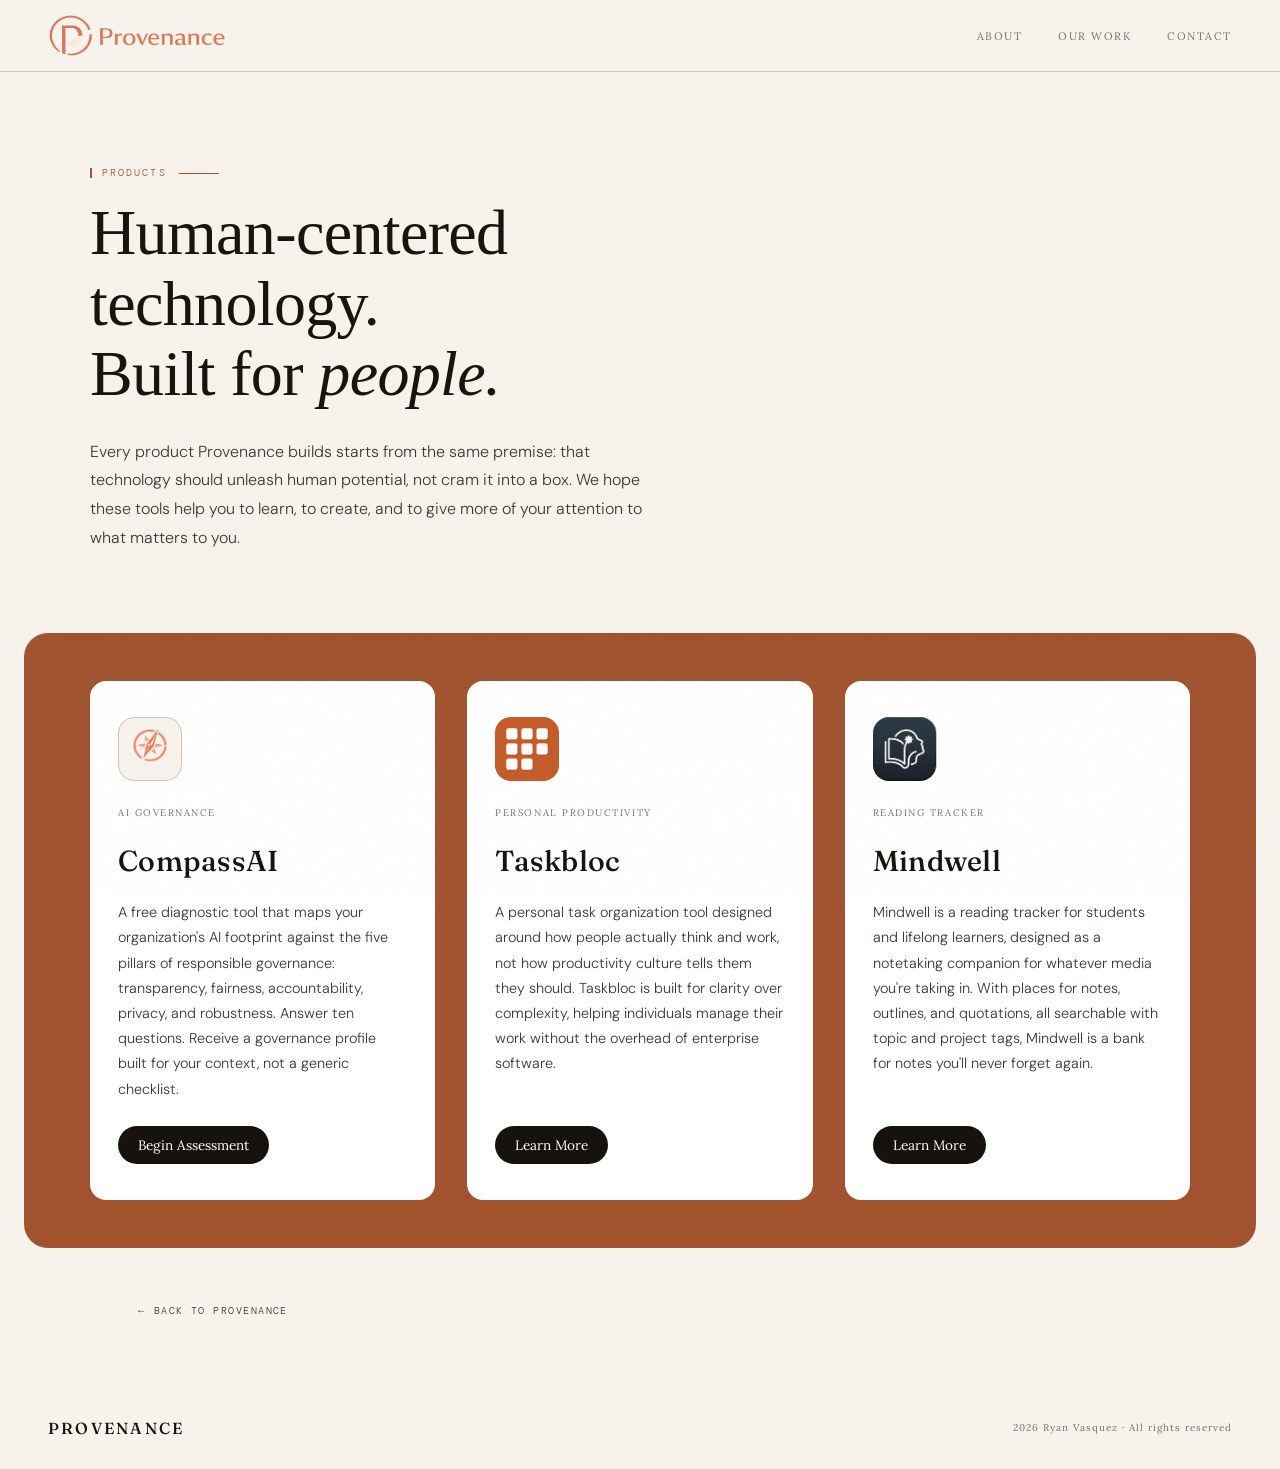
<file: products/index.html>
<!DOCTYPE html>
<html lang="en">
<head>
  <meta charset="UTF-8" />
  <meta name="viewport" content="width=device-width, initial-scale=1.0" />
  <title>Products — Provenance</title>
  <link rel="icon" type="image/png" href="/favicon.png" />
  <link rel="stylesheet" href="/styles.css" />
  <style>
    body {
      background: var(--cream);
      line-height: 1.65;
      min-height: 100vh;
      padding-top: 0;
    }

    nav {
      border-bottom: 1px solid var(--rule);
    }

    /* ── Page wrapper ── */
    main {
      padding-top: var(--nav-h);
    }

    /* ── Hero ── */
    .products-hero {
      padding: 96px 48px 80px;
      background: none;
    }

    .products-hero-inner {
      max-width: 1100px;
      margin: 0 auto;
    }

    .section-label {
      font-family: 'DM Mono', monospace;
      font-size: 0.65rem;
      letter-spacing: 0.2em;
      text-transform: uppercase;
      color: var(--accent-warm);
      margin-bottom: 20px;
      display: flex;
      align-items: center;
      gap: 12px;
    }

    .section-label::after {
      content: '';
      display: block;
      width: 40px;
      height: 1px;
      background: var(--accent-warm);
    }

    .products-headline {
      font-family: 'Cormorant Garamond', serif;
      font-weight: 300;
      font-size: clamp(2.8rem, 5vw, 4.8rem);
      line-height: 1.1;
      letter-spacing: -0.01em;
      max-width: 720px;
      margin-bottom: 28px;
      color: var(--ink);
    }

    .products-headline em {
      font-style: italic;
      color: var(--ink);
    }

    .products-subhead {
      font-size: 1rem;
      color: var(--ink-mid);
      max-width: 560px;
      line-height: 1.8;
    }

    /* ── Card container ── */
    .products-grid-wrapper {
      background: var(--accent-warm);
      border-radius: 24px;
      margin: 0 24px;
      padding: 48px 40px;
    }

    /* ── Products grid ── */
    .products-grid {
      max-width: 1100px;
      margin: 0 auto;
      padding: 0;
      display: grid;
      grid-template-columns: repeat(3, 1fr);
      gap: 32px;
      background: none;
    }

    .product-card {
      background: #ffffff;
      border: none;
      border-radius: 16px;
      padding: 36px 28px;
      display: flex;
      flex-direction: column;
      gap: 24px;
      transition: background 0.2s;
    }

    .product-card:hover { background: #f7f3ec; }
    a.product-card { text-decoration: none; color: inherit; cursor: pointer; }

    /* Icon placeholder */
    .product-icon {
      width: 64px;
      height: 64px;
      border: 1px solid var(--rule);
      border-radius: 16px;
      display: flex;
      align-items: center;
      justify-content: center;
      background: var(--cream);
      flex-shrink: 0;
    }

    .product-icon-placeholder {
      font-family: 'DM Mono', monospace;
      font-size: 0.55rem;
      letter-spacing: 0.1em;
      text-transform: uppercase;
      color: var(--ink-light);
      text-align: center;
      line-height: 1.4;
    }

    .product-tag {
      font-family: 'Lora', serif;
      font-size: 0.6rem;
      letter-spacing: 0.16em;
      text-transform: uppercase;
      color: var(--ink-light);
    }

    .product-name {
      font-family: 'Fraunces', serif;
      font-weight: 500;
      font-size: 1.8rem;
      letter-spacing: 0.01em;
      color: var(--ink);
      line-height: 1.1;
    }

    .product-desc {
      font-family: 'DM Sans', sans-serif;
      font-size: 0.9rem;
      color: var(--ink-mid);
      line-height: 1.75;
      font-weight: 300;
      flex-grow: 1;
    }

    .product-link {
      display: inline-block;
      font-family: 'Lora', serif;
      font-size: 0.85rem;
      background: var(--ink);
      color: #ffffff;
      text-decoration: none;
      border-radius: 999px;
      padding: 8px 20px;
      margin-top: auto;
      transition: opacity 0.2s;
      width: fit-content;
    }

    .product-link:hover { opacity: 0.85; }
    .product-link::after { content: none; }

    .product-link.disabled {
      background: transparent;
      border: 1px solid var(--rule);
      color: var(--ink-light);
      pointer-events: none;
    }

    .product-link.disabled::after { content: ''; }

    /* Status pill */
    .product-status {
      display: inline-block;
      font-family: 'DM Mono', monospace;
      font-size: 0.58rem;
      letter-spacing: 0.14em;
      text-transform: uppercase;
      padding: 3px 10px;
      border: 1px solid var(--rule);
      color: var(--ink-light);
      border-radius: 99px;
      margin-top: -8px;
    }

    .product-status.live {
      border-color: var(--accent-warm);
      color: var(--accent-warm);
    }

    /* ── Back link ── */
    .back-bar {
      max-width: 1100px;
      margin: 0 auto;
      padding: 48px 48px 64px;
    }

    .back-link {
      font-family: 'DM Mono', monospace;
      font-size: 0.65rem;
      letter-spacing: 0.14em;
      text-transform: uppercase;
      color: var(--ink-mid);
      text-decoration: none;
      display: inline-flex;
      align-items: center;
      gap: 8px;
      transition: color 0.2s;
    }

    .back-link:hover { color: var(--accent); }
    .back-link::before { content: '←'; }

    /* ── Reveal animations ── */
    .reveal {
      opacity: 0;
      transform: translateY(28px);
      transition: opacity 0.8s cubic-bezier(0.16, 1, 0.3, 1),
                  transform 0.8s cubic-bezier(0.16, 1, 0.3, 1);
    }
    .reveal.visible {
      opacity: 1;
      transform: none;
    }

    .reveal-stagger > * {
      opacity: 0;
      transform: translateY(20px);
      transition: opacity 0.6s cubic-bezier(0.16, 1, 0.3, 1),
                  transform 0.6s cubic-bezier(0.16, 1, 0.3, 1);
    }
    .reveal-stagger.visible > * { opacity: 1; transform: none; }
    .reveal-stagger.visible > *:nth-child(1) { transition-delay: 0s; }
    .reveal-stagger.visible > *:nth-child(2) { transition-delay: 0.1s; }
    .reveal-stagger.visible > *:nth-child(3) { transition-delay: 0.2s; }

    @keyframes heroFadeIn {
      from { opacity: 0; transform: translateY(24px); }
      to   { opacity: 1; transform: none; }
    }
    .hero-entrance > * {
      opacity: 0;
      animation: heroFadeIn 0.9s cubic-bezier(0.16, 1, 0.3, 1) forwards;
    }
    .hero-entrance > *:nth-child(1) { animation-delay: 0.1s; }
    .hero-entrance > *:nth-child(2) { animation-delay: 0.25s; }
    .hero-entrance > *:nth-child(3) { animation-delay: 0.4s; }

    /* Product card hover lift */
    .product-card {
      transition: background 0.2s, transform 0.3s cubic-bezier(0.16, 1, 0.3, 1),
                  box-shadow 0.3s cubic-bezier(0.16, 1, 0.3, 1);
    }
    .product-card:hover {
      transform: translateY(-4px);
      box-shadow: 0 8px 30px rgba(0,0,0,0.12);
    }

    /* Button hover lift */
    .btn-primary {
      transition: background 0.25s, transform 0.25s, box-shadow 0.25s;
    }
    .btn-primary:hover {
      background: var(--accent);
      transform: translateY(-2px);
      box-shadow: 0 4px 12px rgba(0,0,0,0.12);
    }

    /* Section label line draw */
    .section-label::after {
      transform-origin: left;
      transform: scaleX(0);
      transition: transform 0.6s cubic-bezier(0.16, 1, 0.3, 1) 0.3s;
    }
    .hero-entrance .section-label::after,
    .reveal.visible .section-label::after {
      transform: scaleX(1);
    }

    /* Back link hover */
    .back-link {
      transition: color 0.2s, gap 0.2s;
    }
    .back-link:hover { gap: 12px; }

    @media (prefers-reduced-motion: reduce) {
      .reveal, .reveal-stagger > *, .hero-entrance > * {
        opacity: 1; transform: none;
        animation: none; transition: none;
      }
      .section-label::after { transform: scaleX(1); transition: none; }
    }

    /* ── Responsive ── */
    @media (max-width: 900px) {
      .products-hero { padding: 72px 24px 56px; }
      .products-grid-wrapper { margin: 0 16px; padding: 32px 16px; }
      .products-grid { grid-template-columns: 1fr; }
      .back-bar { padding: 32px 24px 48px; }
    }
  </style>
</head>
<body>

  <nav>
    <a href="/" class="nav-wordmark">
      <img src="/logo.png" alt="Provenance" class="nav-wordmark-img">
    </a>
    <ul class="nav-links">
      <li><a href="/#about">About</a></li>
      <li><a href="/#work">Our Work</a></li>
      <li><a href="/#contact">Contact</a></li>
    </ul>
  </nav>

  <main>

    <div class="products-hero">
      <div class="products-hero-inner hero-entrance">
        <p class="section-label">Products</p>
        <h1 class="products-headline">Human-centered technology.<br>Built for <em>people.</em></h1>
        <p class="products-subhead">Every product Provenance builds starts from the same premise: that technology should unleash human potential, not cram it into a box. We hope these tools help you to learn, to create, and to give more of your attention to what matters to you.</p>
      </div>
    </div>

    <div class="products-grid-wrapper">
    <div class="products-grid reveal-stagger">

      <!-- CompassAI -->
      <a href="https://compassai.withprovenance.org" target="_blank" class="product-card">
        <div class="product-icon">
          <img src="/compassai-icon.png" alt="CompassAI" width="64" height="64" style="border-radius:16px; object-fit:cover; width:100%; height:100%;" />
        </div>
        <div>
          <p class="product-tag">AI Governance</p>
        </div>
        <h2 class="product-name">CompassAI</h2>
        <p class="product-desc">A free diagnostic tool that maps your organization's AI footprint against the five pillars of responsible governance: transparency, fairness, accountability, privacy, and robustness. Answer ten questions. Receive a governance profile built for your context, not a generic checklist.</p>
        <span class="product-link">Begin Assessment</span>
      </a>

      <!-- Taskbloc -->
      <a href="/products/taskbloc/" class="product-card">
        <div class="product-icon">
          <img src="/products/taskbloc/icon.png" alt="Taskbloc" width="64" height="64" style="border-radius:16px;" />
        </div>
        <div>
          <p class="product-tag">Personal Productivity</p>
        </div>
        <h2 class="product-name">Taskbloc</h2>
        <p class="product-desc">A personal task organization tool designed around how people actually think and work, not how productivity culture tells them they should. Taskbloc is built for clarity over complexity, helping individuals manage their work without the overhead of enterprise software.</p>
        <span class="product-link">Learn More</span>
      </a>

      <!-- Mindwell -->
      <a href="/products/mindwell/" class="product-card">
        <div class="product-icon">
          <img src="/products/mindwell/icon.png" alt="Mindwell" width="64" height="64" style="border-radius:16px;" />
        </div>
        <div>
          <p class="product-tag">Reading Tracker</p>
        </div>
        <h2 class="product-name">Mindwell</h2>
        <p class="product-desc">Mindwell is a reading tracker for students and lifelong learners, designed as a notetaking companion for whatever media you're taking in. With places for notes, outlines, and quotations, all searchable with topic and project tags, Mindwell is a bank for notes you'll never forget again.</p>
        <span class="product-link">Learn More</span>
      </a>

    </div>
    </div>

    <div class="back-bar reveal">
      <a href="/" class="back-link">Back to Provenance</a>
    </div>

  </main>

  <footer>
    <span class="footer-wordmark">Provenance</span>
    <span class="footer-copy">2026 Ryan Vasquez · All rights reserved</span>
  </footer>

  <script>
    const revealObserver = new IntersectionObserver((entries) => {
      entries.forEach(entry => {
        if (entry.isIntersecting) {
          entry.target.classList.add('visible');
          revealObserver.unobserve(entry.target);
        }
      });
    }, { threshold: 0.15 });
    document.querySelectorAll('.reveal, .reveal-stagger').forEach(el => revealObserver.observe(el));
  </script>

</body>
</html>
</file>
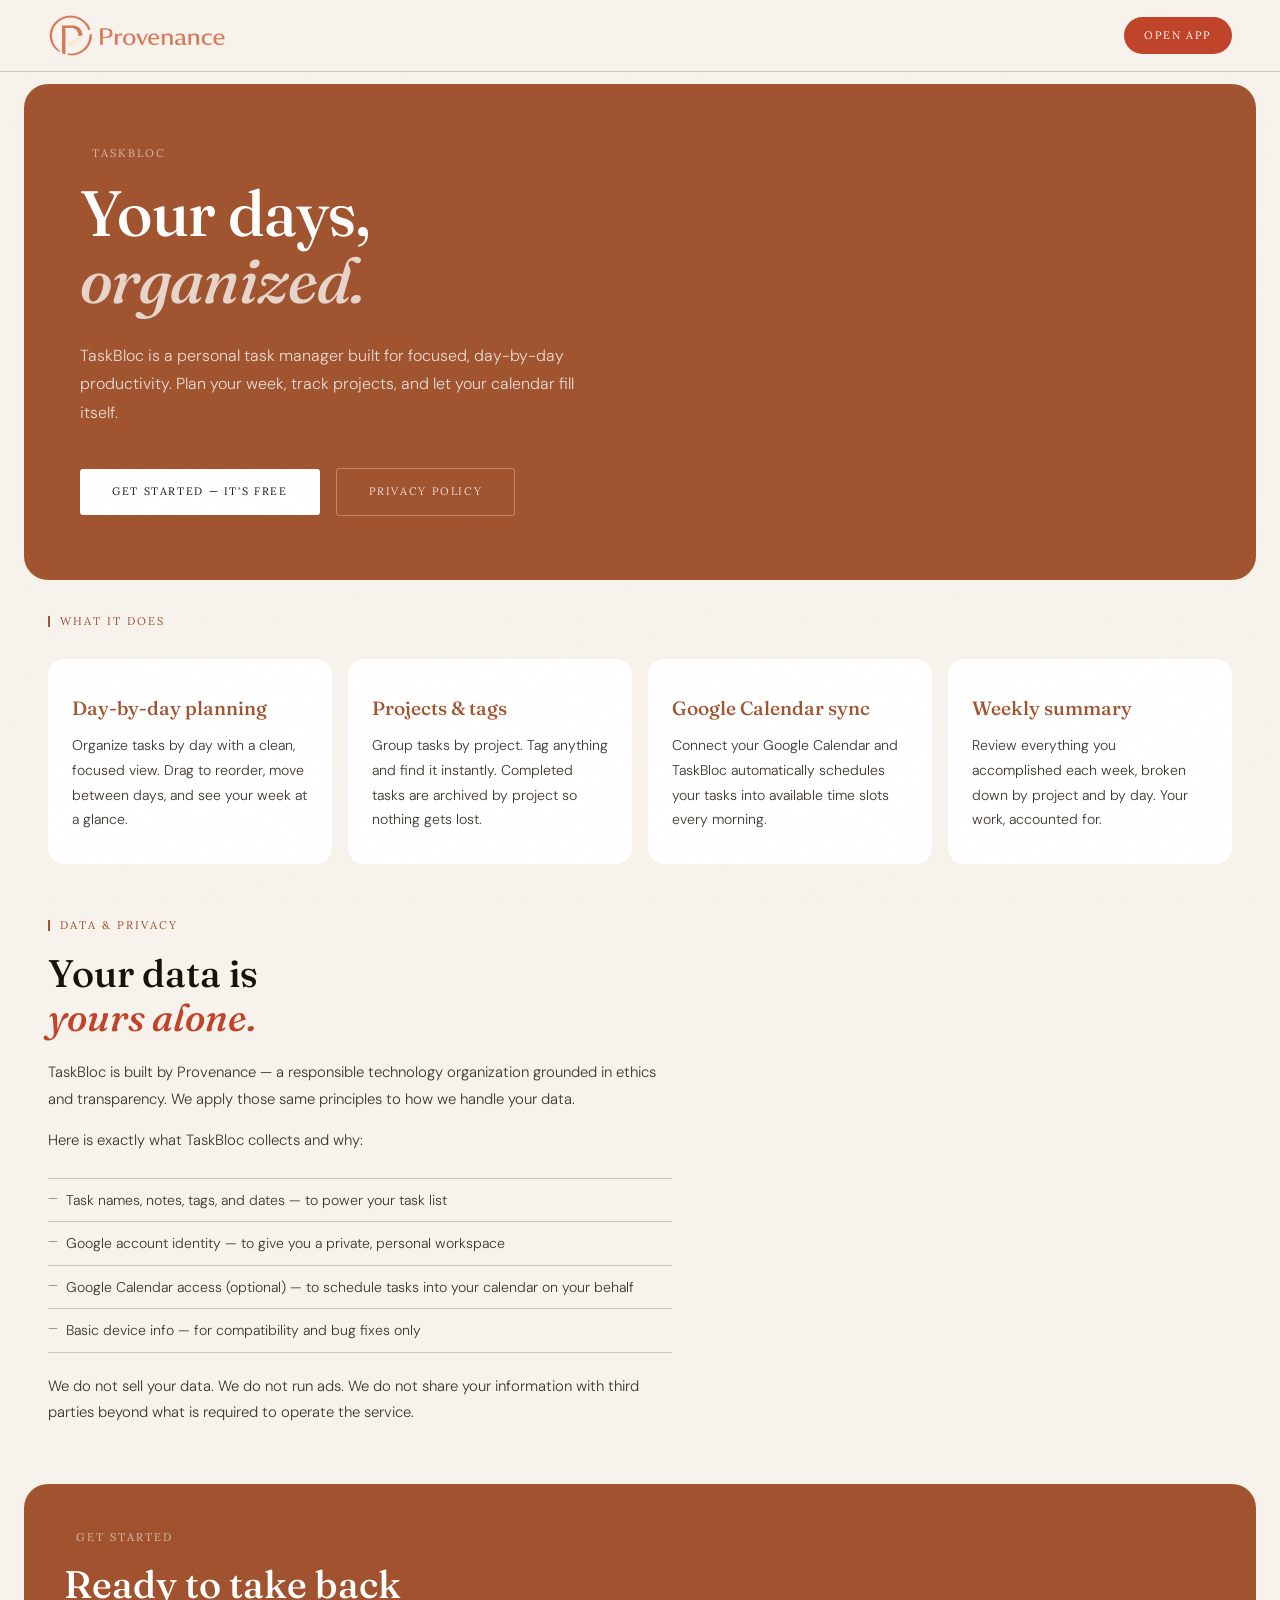
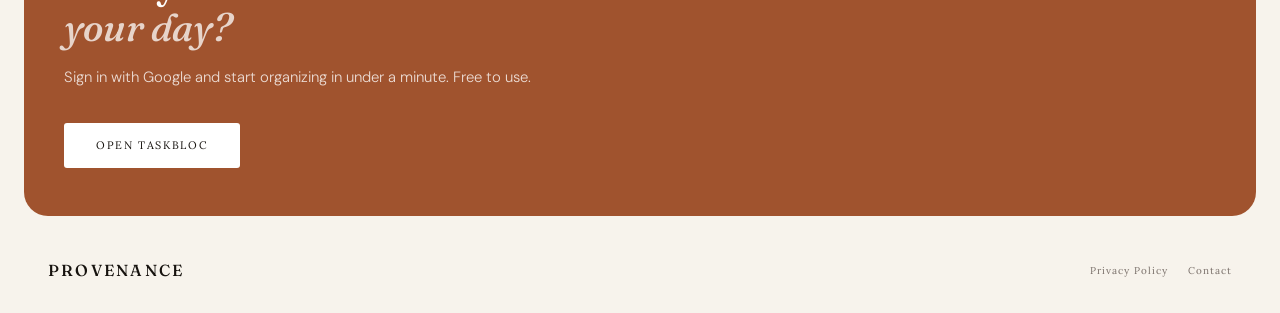
<file: products/taskbloc/index.html>
<!DOCTYPE html>
<html lang="en">
<head>
  <meta charset="UTF-8">
  <meta name="viewport" content="width=device-width, initial-scale=1.0">
  <title>TaskBloc — Your days, organized</title>
  <meta name="description" content="TaskBloc is a personal task manager that organizes your day, syncs with Google Calendar, and helps you stay focused on what matters.">
  <link rel="icon" type="image/png" href="/favicon.png" />
  <link rel="stylesheet" href="/styles.css" />
  <style>
    /* ── TaskBloc page-specific styles ── */
    body {
      padding-top: 0;
    }

    main {
      padding-top: var(--nav-h);
    }

    /* TaskBloc nav extras */
    .nav-app-label {
      font-family: 'Lora', serif;
      font-size: 0.65rem;
      letter-spacing: 0.06em;
      text-transform: uppercase;
      color: var(--ink-light);
    }

    .nav-cta {
      background: #c0442a;
      color: #fff;
      padding: 9px 20px;
      border-radius: 999px;
      font-family: 'Lora', serif;
      font-size: 0.68rem;
      letter-spacing: 0.15em;
      text-transform: uppercase;
      text-decoration: none;
      transition: background 0.2s, transform 0.2s;
    }
    .nav-cta:hover { background: #d4563a; transform: translateY(-2px); }

    /* ── Hero (dark card) ── */
    .hero-section {
      padding: 12px 0;
    }

    .hero-card {
      background: var(--accent-warm);
      border-radius: 24px;
      margin: 0 24px;
      padding: 64px 56px;
    }

    .hero-card .section-label {
      color: rgba(255,255,255,0.6);
    }
    .hero-card .section-label::after {
      background: rgba(255,255,255,0.3);
    }

    .hero-card h1 {
      font-family: 'Fraunces', serif;
      font-weight: 500;
      font-size: clamp(2.8rem, 5vw, 4.5rem);
      line-height: 1.05;
      letter-spacing: -0.01em;
      color: #ffffff;
      margin-bottom: 28px;
    }
    .hero-card h1 em { font-style: italic; color: rgba(255,255,255,0.75); }

    .hero-desc {
      font-size: 1rem;
      font-weight: 300;
      color: rgba(255,255,255,0.8);
      max-width: 520px;
      line-height: 1.8;
      margin-bottom: 40px;
    }

    .hero-actions { display: flex; align-items: center; gap: 16px; flex-wrap: wrap; }

    .hero-card .btn-primary {
      background: #ffffff;
      color: var(--ink);
    }
    .hero-card .btn-primary:hover {
      background: var(--cream);
      transform: translateY(-2px);
      box-shadow: 0 4px 12px rgba(0,0,0,0.15);
    }

    .hero-card .btn-secondary {
      background: transparent;
      color: rgba(255,255,255,0.8);
      border: 1px solid rgba(255,255,255,0.3);
      padding: 13px 32px;
    }
    .hero-card .btn-secondary:hover {
      background: rgba(255,255,255,0.08);
      color: #ffffff;
      transform: translateY(-2px);
      box-shadow: none;
    }

    /* ── Features (on cream) ── */
    .features {
      padding: 24px 48px;
    }

    .features-grid {
      display: grid;
      grid-template-columns: repeat(auto-fit, minmax(220px, 1fr));
      gap: 16px;
      margin-top: 32px;
    }

    .feature {
      background: #ffffff;
      border-radius: 16px;
      padding: 32px 24px;
    }

    .feature h3 {
      font-family: 'Fraunces', serif;
      font-weight: 500;
      font-size: 1.2rem;
      color: var(--accent-warm);
      margin-bottom: 8px;
    }

    .feature p {
      font-size: 0.88rem;
      font-weight: 300;
      color: var(--ink-mid);
      line-height: 1.75;
    }

    /* ── Transparency (on cream) ── */
    .transparency {
      padding: 32px 48px;
      max-width: 720px;
    }

    .transparency .section-label {
      color: var(--accent-warm);
    }

    .transparency h2 {
      font-family: 'Fraunces', serif;
      font-weight: 500;
      font-size: clamp(1.8rem, 3vw, 2.4rem);
      color: var(--ink);
      margin-bottom: 20px;
      line-height: 1.15;
    }
    .transparency h2 em { font-style: italic; color: #c0442a; }

    .transparency p {
      font-size: 0.93rem;
      font-weight: 300;
      color: var(--ink-mid);
      line-height: 1.8;
      margin-bottom: 14px;
    }

    .data-list { list-style: none; margin-top: 24px; }
    .data-list li {
      font-size: 0.88rem;
      font-weight: 300;
      color: var(--ink-mid);
      padding: 10px 0 10px 18px;
      position: relative;
      border-bottom: 1px solid var(--rule);
      line-height: 1.6;
    }
    .data-list li:first-child { border-top: 1px solid var(--rule); }
    .data-list li::before { content: '—'; position: absolute; left: 0; color: var(--ink-light); font-size: 12px; }

    /* ── CTA (dark card) ── */
    .cta-section {
      padding: 12px 0;
    }

    .cta-card {
      background: var(--accent-warm);
      border-radius: 24px;
      margin: 0 24px;
      padding: 48px 40px;
    }

    .cta-card .section-label {
      color: rgba(255,255,255,0.6);
    }
    .cta-card .section-label::after {
      background: rgba(255,255,255,0.3);
    }

    .cta-card h2 {
      font-family: 'Fraunces', serif;
      font-weight: 500;
      font-size: clamp(1.8rem, 3vw, 2.6rem);
      color: #ffffff;
      margin-bottom: 16px;
      line-height: 1.1;
    }
    .cta-card h2 em { font-style: italic; color: rgba(255,255,255,0.75); }

    .cta-card p {
      font-size: 0.93rem;
      color: rgba(255,255,255,0.8);
      font-weight: 300;
      margin-bottom: 32px;
      max-width: 480px;
      line-height: 1.8;
    }

    .cta-card .btn-primary {
      background: #ffffff;
      color: var(--ink);
    }
    .cta-card .btn-primary:hover {
      background: var(--cream);
      transform: translateY(-2px);
      box-shadow: 0 4px 12px rgba(0,0,0,0.15);
    }

    /* ── Footer extras ── */
    .footer-links {
      display: flex;
      gap: 20px;
    }
    .footer-links a {
      font-family: 'Lora', serif;
      font-size: 0.62rem;
      letter-spacing: 0.1em;
      color: var(--ink-light);
      text-decoration: none;
      transition: color 0.2s;
    }
    .footer-links a:hover { color: var(--accent); }

    /* ── Reveal animations ── */
    .reveal {
      opacity: 0;
      transform: translateY(28px);
      transition: opacity 0.8s cubic-bezier(0.16, 1, 0.3, 1),
                  transform 0.8s cubic-bezier(0.16, 1, 0.3, 1);
    }
    .reveal.visible {
      opacity: 1;
      transform: none;
    }

    .reveal-stagger > * {
      opacity: 0;
      transform: translateY(20px);
      transition: opacity 0.6s cubic-bezier(0.16, 1, 0.3, 1),
                  transform 0.6s cubic-bezier(0.16, 1, 0.3, 1);
    }
    .reveal-stagger.visible > * { opacity: 1; transform: none; }
    .reveal-stagger.visible > *:nth-child(1) { transition-delay: 0s; }
    .reveal-stagger.visible > *:nth-child(2) { transition-delay: 0.1s; }
    .reveal-stagger.visible > *:nth-child(3) { transition-delay: 0.2s; }
    .reveal-stagger.visible > *:nth-child(4) { transition-delay: 0.3s; }

    @keyframes heroFadeIn {
      from { opacity: 0; transform: translateY(24px); }
      to   { opacity: 1; transform: none; }
    }
    .hero-entrance > * {
      opacity: 0;
      animation: heroFadeIn 0.9s cubic-bezier(0.16, 1, 0.3, 1) forwards;
    }
    .hero-entrance > *:nth-child(1) { animation-delay: 0.1s; }
    .hero-entrance > *:nth-child(2) { animation-delay: 0.25s; }
    .hero-entrance > *:nth-child(3) { animation-delay: 0.4s; }
    .hero-entrance > *:nth-child(4) { animation-delay: 0.55s; }

    /* Feature card hover */
    .feature {
      transition: transform 0.3s cubic-bezier(0.16, 1, 0.3, 1),
                  background 0.3s, border-color 0.3s;
    }
    .feature:hover {
      transform: translateY(-4px);
    }

    /* Section label line draw */
    .section-label::after {
      transform-origin: left;
      transform: scaleX(0);
      transition: transform 0.6s cubic-bezier(0.16, 1, 0.3, 1) 0.3s;
    }
    .reveal.visible .section-label::after,
    .hero-entrance .section-label::after {
      transform: scaleX(1);
    }

    /* Data list items stagger */
    .data-list li {
      opacity: 0;
      transform: translateX(-10px);
      transition: opacity 0.5s ease, transform 0.5s ease;
    }
    .reveal.visible .data-list li { opacity: 1; transform: none; }
    .reveal.visible .data-list li:nth-child(1) { transition-delay: 0.05s; }
    .reveal.visible .data-list li:nth-child(2) { transition-delay: 0.1s; }
    .reveal.visible .data-list li:nth-child(3) { transition-delay: 0.15s; }
    .reveal.visible .data-list li:nth-child(4) { transition-delay: 0.2s; }

    @media (prefers-reduced-motion: reduce) {
      .reveal, .reveal-stagger > *, .hero-entrance > *, .data-list li {
        opacity: 1; transform: none;
        animation: none; transition: none;
      }
      .section-label::after { transform: scaleX(1); transition: none; }
    }

    @media (max-width: 640px) {
      .hero-card { margin: 0 12px; padding: 48px 24px; }
      .features { padding: 56px 24px; }
      .transparency { padding: 56px 24px; }
      .cta-card { margin: 0 12px; padding: 40px 24px; }
    }
  </style>
</head>
<body>

  <nav>
    <a href="/" class="nav-wordmark">
      <img src="/logo.png" alt="Provenance" class="nav-wordmark-img">
    </a>
    <a class="nav-cta" href="https://vasquezryanj-sudo.github.io/TaskBloc/">Open App</a>
  </nav>

  <main>
    <div class="hero-section">
      <div class="hero-card hero-entrance">
        <div class="section-label">TaskBloc</div>
        <h1>Your days,<br><em>organized.</em></h1>
        <p class="hero-desc">TaskBloc is a personal task manager built for focused, day-by-day productivity. Plan your week, track projects, and let your calendar fill itself.</p>
        <div class="hero-actions">
          <a class="btn-primary" href="https://vasquezryanj-sudo.github.io/TaskBloc/">Get Started — It's Free</a>
          <a class="btn-secondary" href="https://www.withprovenance.org/products/taskbloc/privacy">Privacy Policy</a>
        </div>
      </div>
    </div>

    <div class="features reveal">
      <div class="section-label">What it does</div>
      <div class="features-grid reveal-stagger">
        <div class="feature">
          <h3>Day-by-day planning</h3>
          <p>Organize tasks by day with a clean, focused view. Drag to reorder, move between days, and see your week at a glance.</p>
        </div>
        <div class="feature">
          <h3>Projects & tags</h3>
          <p>Group tasks by project. Tag anything and find it instantly. Completed tasks are archived by project so nothing gets lost.</p>
        </div>
        <div class="feature">
          <h3>Google Calendar sync</h3>
          <p>Connect your Google Calendar and TaskBloc automatically schedules your tasks into available time slots every morning.</p>
        </div>
        <div class="feature">
          <h3>Weekly summary</h3>
          <p>Review everything you accomplished each week, broken down by project and by day. Your work, accounted for.</p>
        </div>
      </div>
    </div>

    <div class="transparency reveal">
      <div class="section-label">Data & Privacy</div>
      <h2>Your data is<br><em>yours alone.</em></h2>
      <p>TaskBloc is built by Provenance — a responsible technology organization grounded in ethics and transparency. We apply those same principles to how we handle your data.</p>
      <p>Here is exactly what TaskBloc collects and why:</p>
      <ul class="data-list">
        <li>Task names, notes, tags, and dates — to power your task list</li>
        <li>Google account identity — to give you a private, personal workspace</li>
        <li>Google Calendar access (optional) — to schedule tasks into your calendar on your behalf</li>
        <li>Basic device info — for compatibility and bug fixes only</li>
      </ul>
      <p style="margin-top: 20px;">We do not sell your data. We do not run ads. We do not share your information with third parties beyond what is required to operate the service.</p>
    </div>

    <div class="cta-section">
      <div class="cta-card reveal">
        <div class="section-label">Get started</div>
        <h2>Ready to take back<br><em>your day?</em></h2>
        <p>Sign in with Google and start organizing in under a minute. Free to use.</p>
        <a class="btn-primary" href="https://vasquezryanj-sudo.github.io/TaskBloc/">Open TaskBloc</a>
      </div>
    </div>
  </main>

  <footer>
    <a href="/" class="footer-wordmark">Provenance</a>
    <div class="footer-links">
      <a href="https://www.withprovenance.org/products/taskbloc/privacy">Privacy Policy</a>
      <a href="mailto:ryan@withprovenance.org">Contact</a>
    </div>
  </footer>

  <script>
    const revealObserver = new IntersectionObserver((entries) => {
      entries.forEach(entry => {
        if (entry.isIntersecting) {
          entry.target.classList.add('visible');
          revealObserver.unobserve(entry.target);
        }
      });
    }, { threshold: 0.15 });
    document.querySelectorAll('.reveal, .reveal-stagger').forEach(el => revealObserver.observe(el));
  </script>

</body>
</html>
</file>
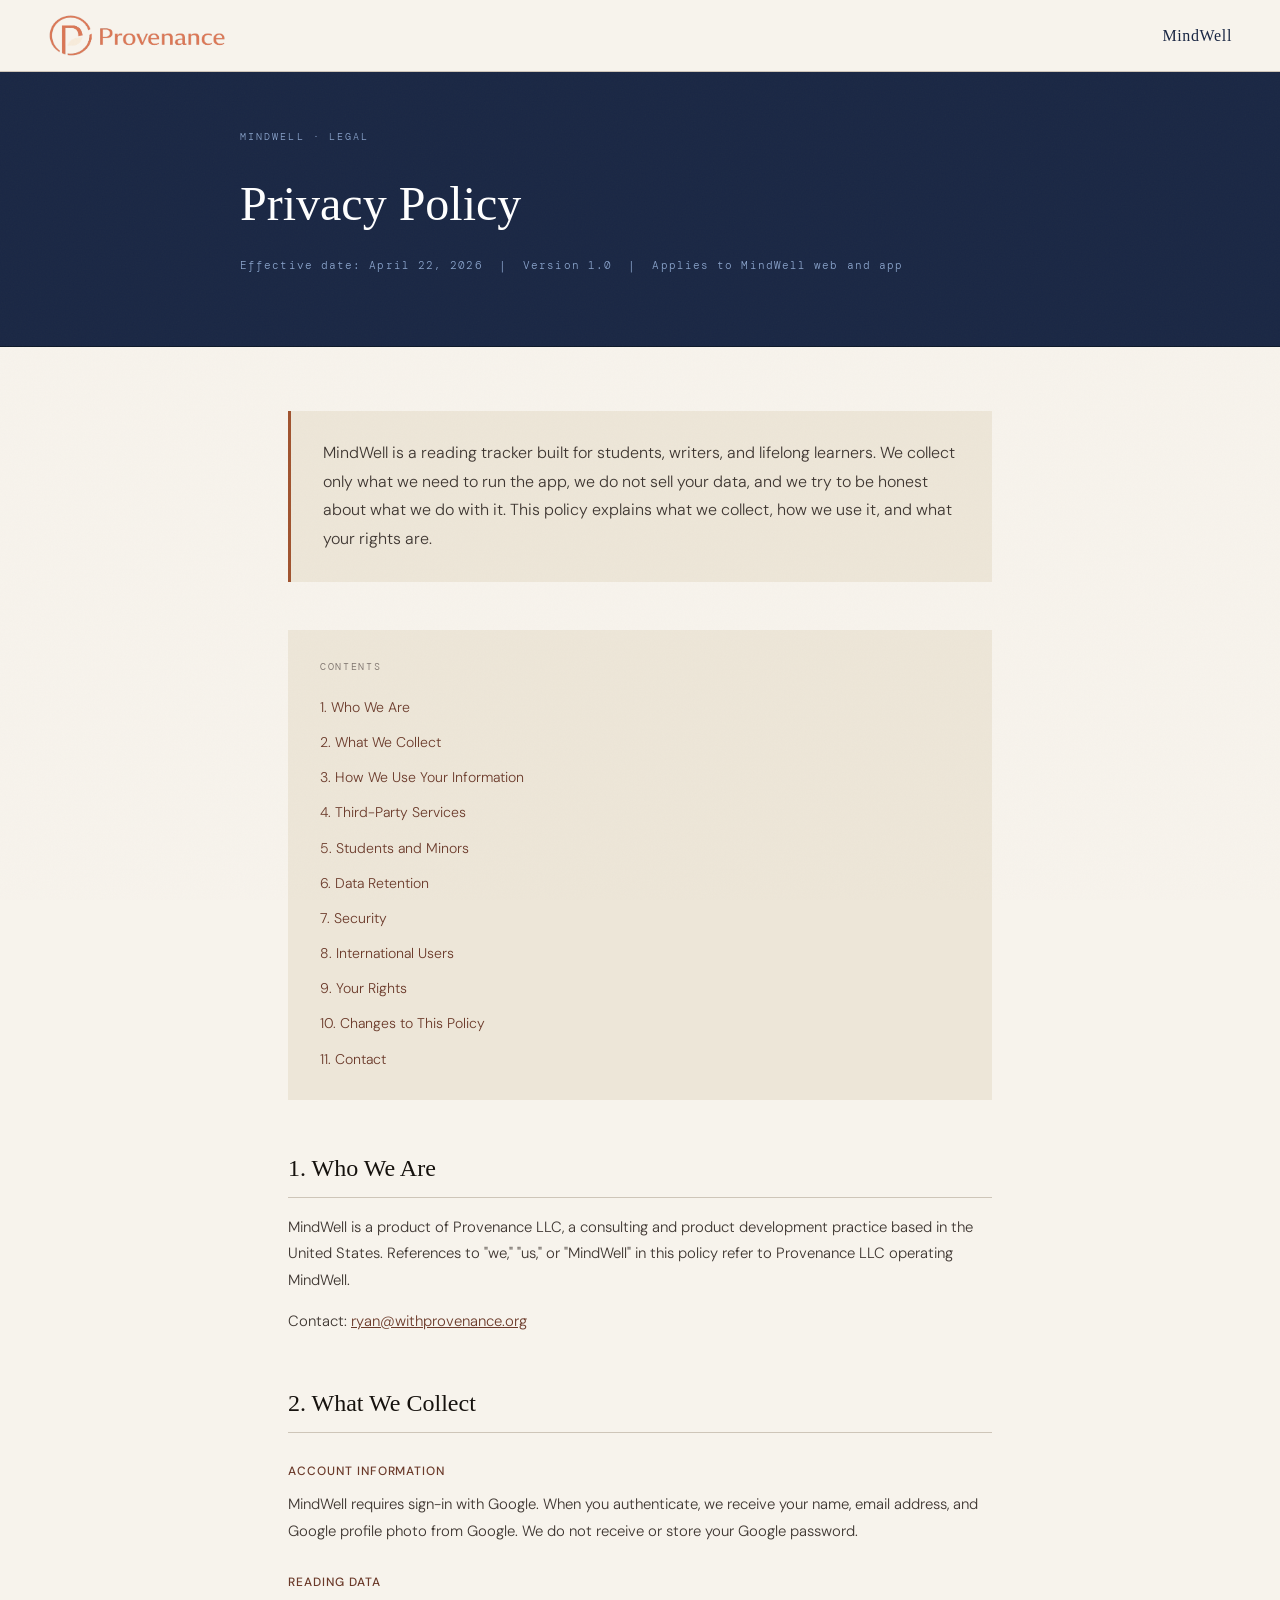
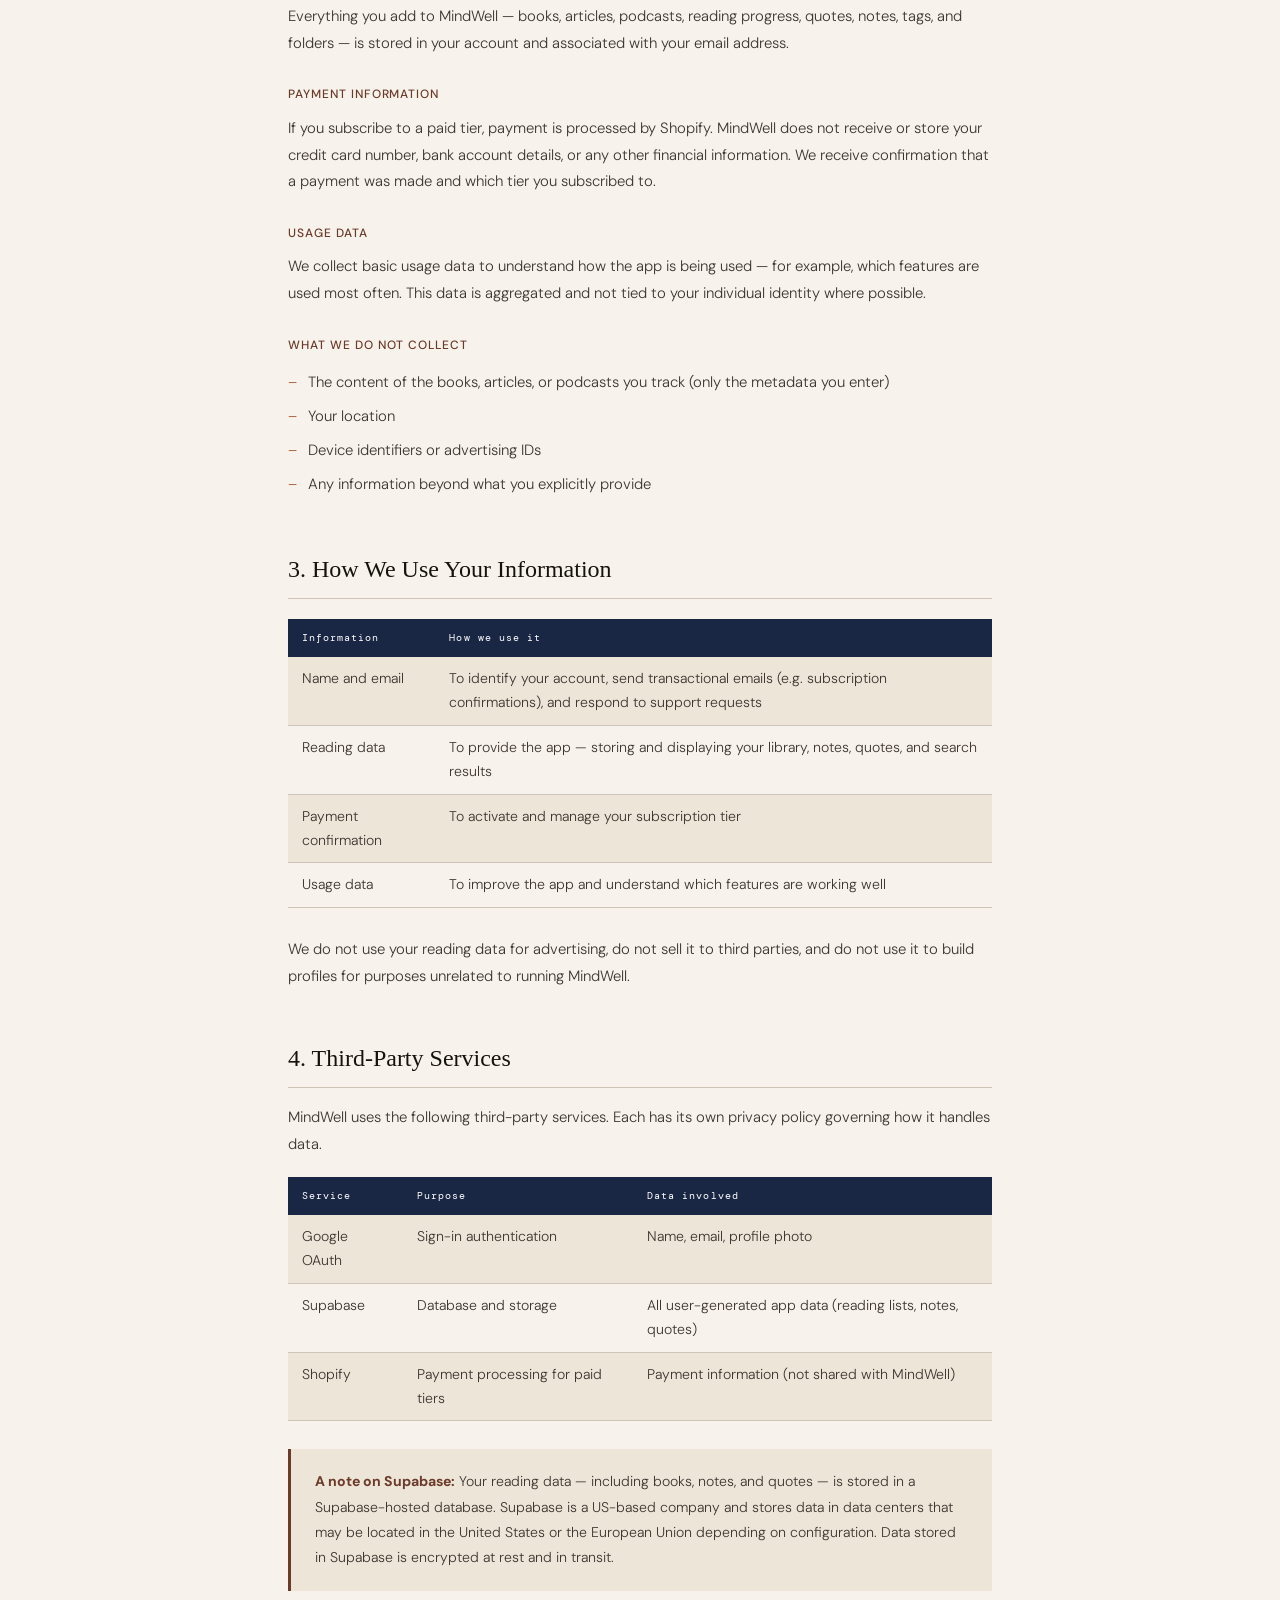
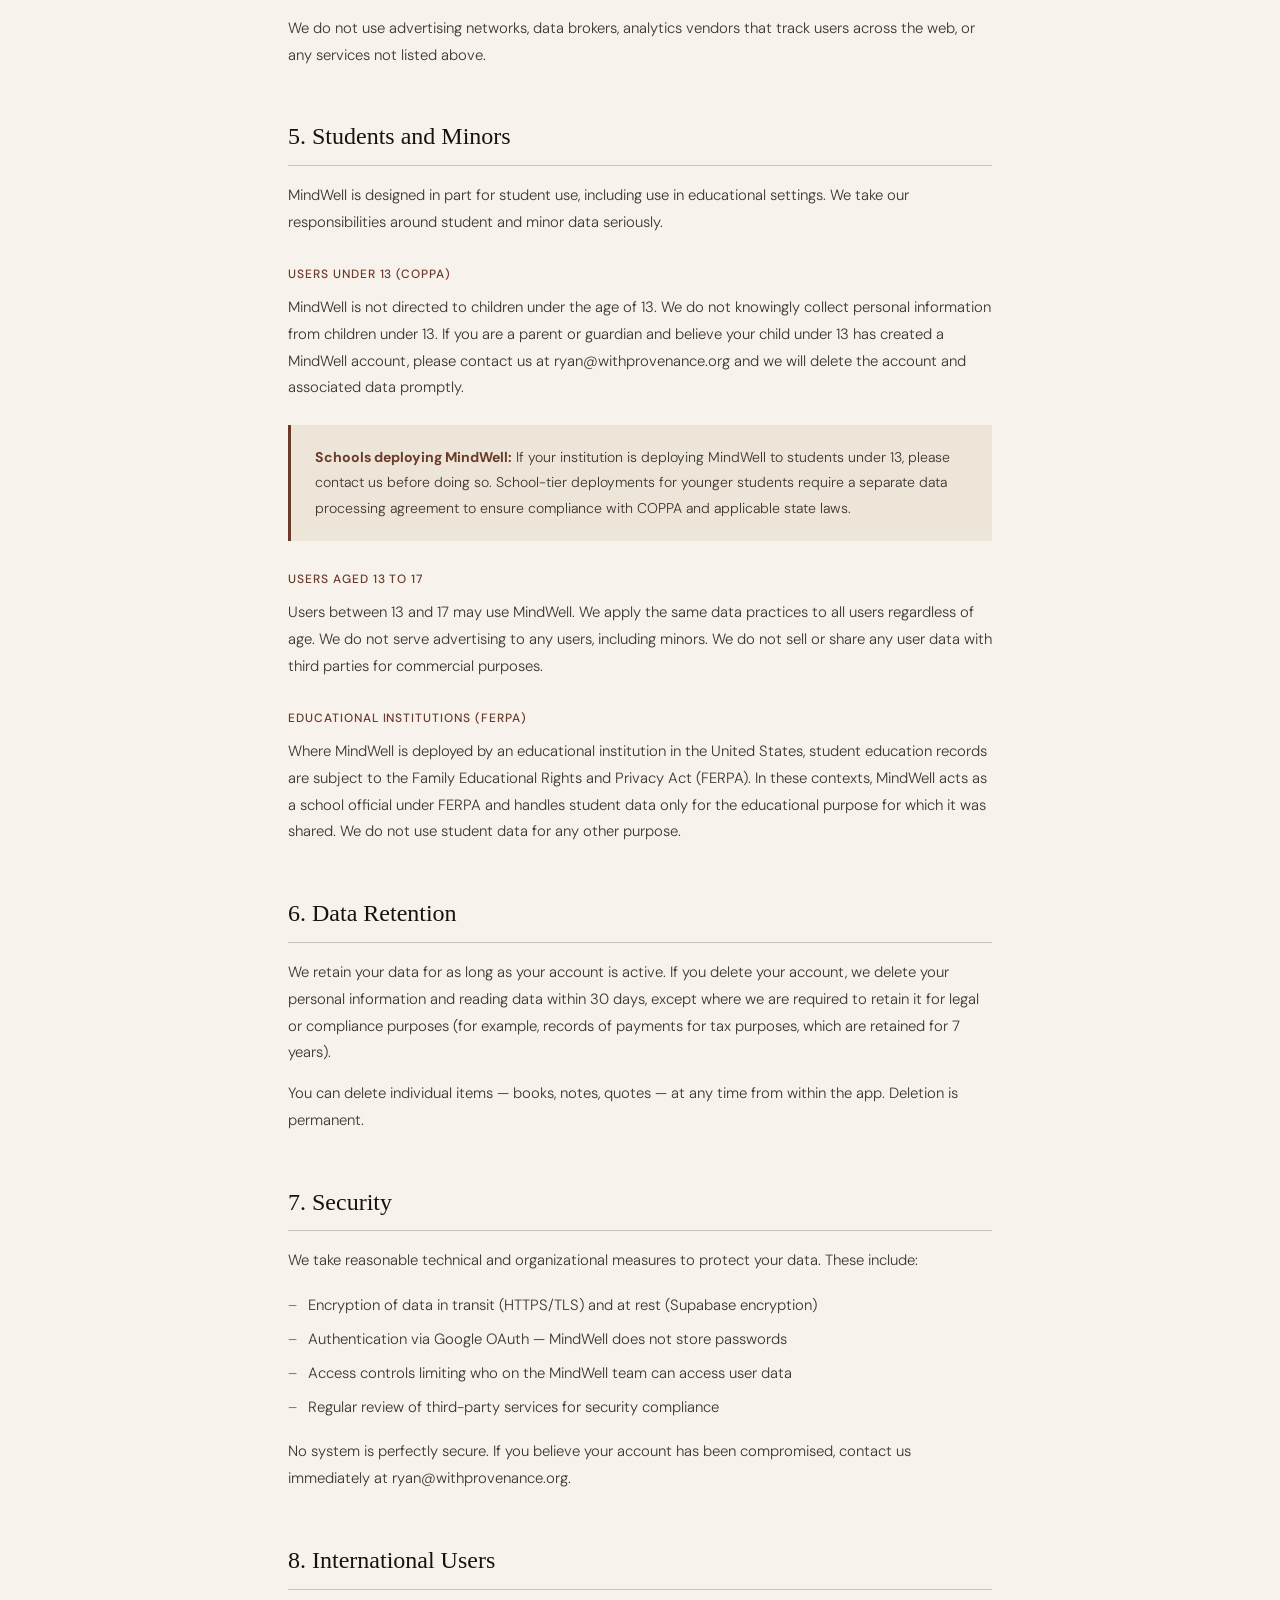
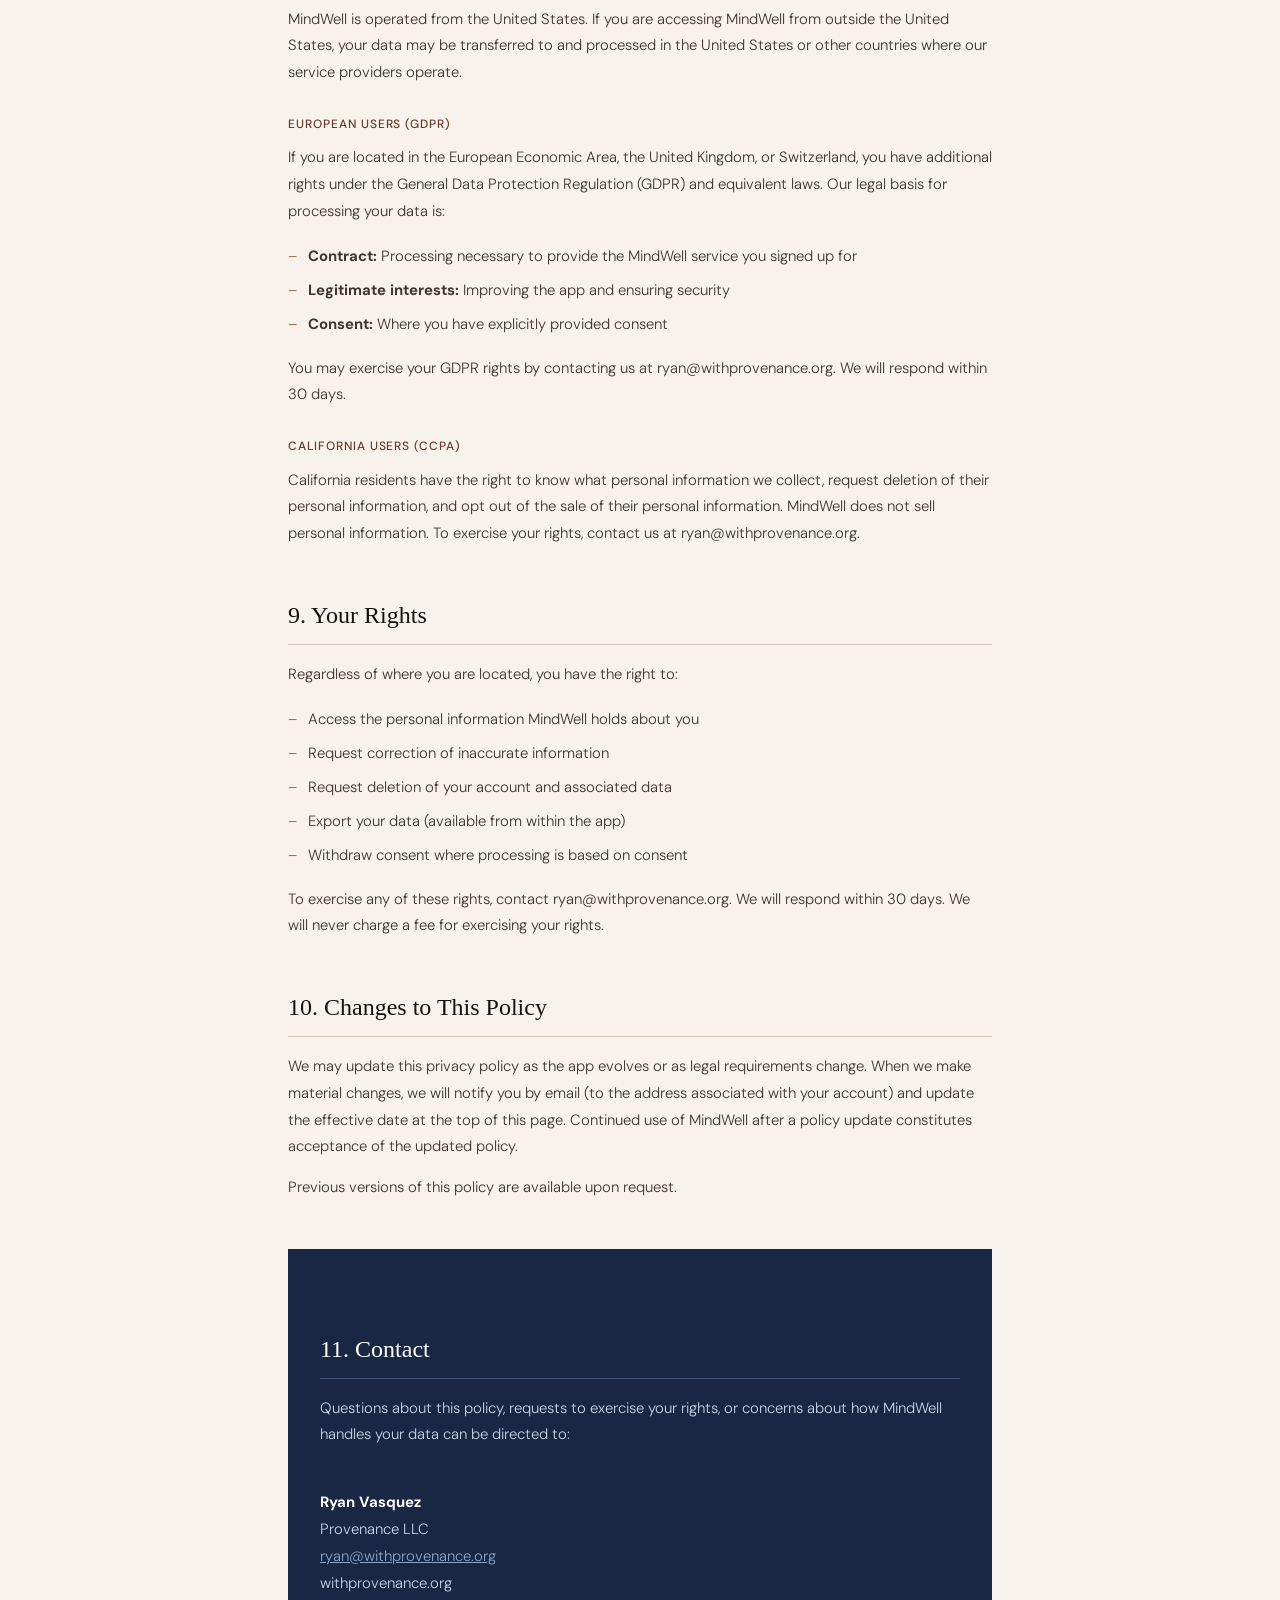
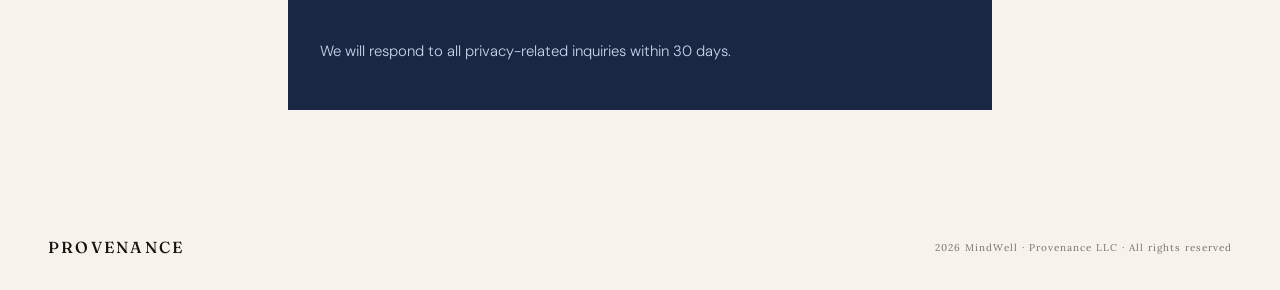
<file: products/mindwell/privacy/index.html>
<!DOCTYPE html>
<html lang="en">
<head>
  <meta charset="UTF-8"/>
  <meta name="viewport" content="width=device-width, initial-scale=1.0"/>
  <title>Privacy Policy — MindWell</title>
  <link rel="icon" type="image/png" href="/favicon.png" />
  <link rel="stylesheet" href="/styles.css" />
  <style>
    :root { --mw-navy: #1a2744; }
    body { line-height: 1.7; padding-top: var(--nav-h); }
    .nav-app { font-family: "Cormorant Garamond", serif; font-weight: 400; font-size: 1rem; color: var(--mw-navy); text-decoration: none; letter-spacing: 0.04em; }

    /* Hero bar */
    .policy-hero { background: var(--mw-navy); padding: 56px 48px; border-bottom: 1px solid #0d1829; }
    .policy-hero-inner { max-width: 800px; margin: 0 auto; }
    .policy-eyebrow { font-family: "DM Mono", monospace; font-size: 0.65rem; letter-spacing: 0.2em; text-transform: uppercase; color: #8aa4cc; margin-bottom: 16px; }
    .policy-title { font-family: "Cormorant Garamond", serif; font-weight: 300; font-size: clamp(2rem, 4vw, 3rem); color: #ffffff; margin-bottom: 12px; }
    .policy-meta { font-family: "DM Mono", monospace; font-size: 0.68rem; letter-spacing: 0.1em; color: #8aa4cc; }

    /* Content */
    .policy-body { max-width: 800px; margin: 0 auto; padding: 64px 48px 96px; }

    .policy-intro { font-size: 1rem; color: var(--ink-mid); line-height: 1.8; padding: 28px 32px; background: var(--parchment); border-left: 3px solid var(--accent-warm); margin-bottom: 48px; }

    h2 { font-family: "Cormorant Garamond", serif; font-weight: 500; font-size: 1.5rem; color: var(--ink); margin-top: 48px; margin-bottom: 16px; padding-bottom: 8px; border-bottom: 1px solid var(--rule); }

    h3 { font-family: "DM Sans", sans-serif; font-weight: 500; font-size: 0.92rem; color: var(--accent); margin-top: 28px; margin-bottom: 10px; text-transform: uppercase; letter-spacing: 0.08em; font-size: 0.75rem; }

    p { font-size: 0.93rem; color: var(--ink-mid); line-height: 1.8; margin-bottom: 14px; }

    ul { list-style: none; margin-bottom: 14px; }
    ul li { font-size: 0.93rem; color: var(--ink-mid); line-height: 1.75; padding: 4px 0 4px 20px; position: relative; }
    ul li::before { content: "\2013"; color: var(--accent-warm); position: absolute; left: 0; }

    .callout { background: var(--parchment); border-left: 3px solid var(--accent); padding: 20px 24px; margin: 24px 0; }
    .callout p { margin-bottom: 0; font-size: 0.88rem; }
    .callout strong { color: var(--accent); }

    table { width: 100%; border-collapse: collapse; margin: 20px 0 28px; font-size: 0.88rem; }
    th { background: var(--mw-navy); color: #fff; text-align: left; padding: 10px 14px; font-family: "DM Mono", monospace; font-size: 0.65rem; letter-spacing: 0.1em; font-weight: 400; }
    td { padding: 10px 14px; color: var(--ink-mid); border-bottom: 1px solid var(--rule); vertical-align: top; }
    tr:nth-child(even) td { background: var(--parchment); }

    .toc { background: var(--parchment); padding: 28px 32px; margin-bottom: 48px; }
    .toc-title { font-family: "DM Mono", monospace; font-size: 0.65rem; letter-spacing: 0.16em; text-transform: uppercase; color: var(--ink-light); margin-bottom: 16px; }
    .toc ol { list-style: none; display: flex; flex-direction: column; gap: 8px; }
    .toc ol li { padding: 0; }
    .toc ol li::before { display: none; }
    .toc a { font-size: 0.88rem; color: var(--accent); text-decoration: none; }
    .toc a:hover { text-decoration: underline; }

    .contact-box { background: var(--mw-navy); color: #c8d4e8; padding: 32px; margin-top: 48px; }
    .contact-box h2 { color: #fff; border-bottom-color: #3d5580; }
    .contact-box p { color: #c8d4e8; }
    .contact-box a { color: #8aa4cc; }

    /* ── Reveal animations ── */
    @keyframes heroFadeIn {
      from { opacity: 0; transform: translateY(24px); }
      to   { opacity: 1; transform: none; }
    }
    .hero-entrance > * {
      opacity: 0;
      animation: heroFadeIn 0.9s cubic-bezier(0.16, 1, 0.3, 1) forwards;
    }
    .hero-entrance > *:nth-child(1) { animation-delay: 0.1s; }
    .hero-entrance > *:nth-child(2) { animation-delay: 0.25s; }
    .hero-entrance > *:nth-child(3) { animation-delay: 0.4s; }

    .reveal {
      opacity: 0;
      transform: translateY(28px);
      transition: opacity 0.8s cubic-bezier(0.16, 1, 0.3, 1),
                  transform 0.8s cubic-bezier(0.16, 1, 0.3, 1);
    }
    .reveal.visible {
      opacity: 1;
      transform: none;
    }

    @media (prefers-reduced-motion: reduce) {
      .reveal, .hero-entrance > * {
        opacity: 1; transform: none;
        animation: none; transition: none;
      }
    }

    @media (max-width: 768px) {
      .policy-hero { padding: 48px 24px; }
      .policy-body { padding: 48px 24px 72px; }
    }
  </style>
</head>
<body>

<nav>
  <a href="/" class="nav-wordmark">
    <img src="/logo.png" alt="Provenance" class="nav-wordmark-img">
  </a>
  <a href="/mindwell" class="nav-app">MindWell</a>
</nav>

<div class="policy-hero">
  <div class="policy-hero-inner hero-entrance">
    <p class="policy-eyebrow">MindWell · Legal</p>
    <h1 class="policy-title">Privacy Policy</h1>
    <p class="policy-meta">Effective date: April 22, 2026 &nbsp;|&nbsp; Version 1.0 &nbsp;|&nbsp; Applies to MindWell web and app</p>
  </div>
</div>

<div class="policy-body">

  <p class="policy-intro reveal">MindWell is a reading tracker built for students, writers, and lifelong learners. We collect only what we need to run the app, we do not sell your data, and we try to be honest about what we do with it. This policy explains what we collect, how we use it, and what your rights are.</p>

  <div class="toc reveal">
    <p class="toc-title">Contents</p>
    <ol>
      <li><a href="#who">1. Who We Are</a></li>
      <li><a href="#collect">2. What We Collect</a></li>
      <li><a href="#use">3. How We Use Your Information</a></li>
      <li><a href="#third-parties">4. Third-Party Services</a></li>
      <li><a href="#minors">5. Students and Minors</a></li>
      <li><a href="#retention">6. Data Retention</a></li>
      <li><a href="#security">7. Security</a></li>
      <li><a href="#international">8. International Users</a></li>
      <li><a href="#rights">9. Your Rights</a></li>
      <li><a href="#changes">10. Changes to This Policy</a></li>
      <li><a href="#contact">11. Contact</a></li>
    </ol>
  </div>

  <!-- 1 -->
  <h2 id="who">1. Who We Are</h2>
  <p>MindWell is a product of Provenance LLC, a consulting and product development practice based in the United States. References to "we," "us," or "MindWell" in this policy refer to Provenance LLC operating MindWell.</p>
  <p>Contact: <a href="mailto:ryan@withprovenance.org" style="color: var(--accent);">ryan@withprovenance.org</a></p>

  <!-- 2 -->
  <h2 id="collect">2. What We Collect</h2>

  <h3>Account information</h3>
  <p>MindWell requires sign-in with Google. When you authenticate, we receive your name, email address, and Google profile photo from Google. We do not receive or store your Google password.</p>

  <h3>Reading data</h3>
  <p>Everything you add to MindWell — books, articles, podcasts, reading progress, quotes, notes, tags, and folders — is stored in your account and associated with your email address.</p>

  <h3>Payment information</h3>
  <p>If you subscribe to a paid tier, payment is processed by Shopify. MindWell does not receive or store your credit card number, bank account details, or any other financial information. We receive confirmation that a payment was made and which tier you subscribed to.</p>

  <h3>Usage data</h3>
  <p>We collect basic usage data to understand how the app is being used — for example, which features are used most often. This data is aggregated and not tied to your individual identity where possible.</p>

  <h3>What we do not collect</h3>
  <ul>
    <li>The content of the books, articles, or podcasts you track (only the metadata you enter)</li>
    <li>Your location</li>
    <li>Device identifiers or advertising IDs</li>
    <li>Any information beyond what you explicitly provide</li>
  </ul>

  <!-- 3 -->
  <h2 id="use">3. How We Use Your Information</h2>

  <table>
    <tr><th>Information</th><th>How we use it</th></tr>
    <tr><td>Name and email</td><td>To identify your account, send transactional emails (e.g. subscription confirmations), and respond to support requests</td></tr>
    <tr><td>Reading data</td><td>To provide the app — storing and displaying your library, notes, quotes, and search results</td></tr>
    <tr><td>Payment confirmation</td><td>To activate and manage your subscription tier</td></tr>
    <tr><td>Usage data</td><td>To improve the app and understand which features are working well</td></tr>
  </table>

  <p>We do not use your reading data for advertising, do not sell it to third parties, and do not use it to build profiles for purposes unrelated to running MindWell.</p>

  <!-- 4 -->
  <h2 id="third-parties">4. Third-Party Services</h2>
  <p>MindWell uses the following third-party services. Each has its own privacy policy governing how it handles data.</p>

  <table>
    <tr><th>Service</th><th>Purpose</th><th>Data involved</th></tr>
    <tr><td>Google OAuth</td><td>Sign-in authentication</td><td>Name, email, profile photo</td></tr>
    <tr><td>Supabase</td><td>Database and storage</td><td>All user-generated app data (reading lists, notes, quotes)</td></tr>
    <tr><td>Shopify</td><td>Payment processing for paid tiers</td><td>Payment information (not shared with MindWell)</td></tr>
  </table>

  <div class="callout">
    <p><strong>A note on Supabase:</strong> Your reading data — including books, notes, and quotes — is stored in a Supabase-hosted database. Supabase is a US-based company and stores data in data centers that may be located in the United States or the European Union depending on configuration. Data stored in Supabase is encrypted at rest and in transit.</p>
  </div>

  <p>We do not use advertising networks, data brokers, analytics vendors that track users across the web, or any services not listed above.</p>

  <!-- 5 -->
  <h2 id="minors">5. Students and Minors</h2>
  <p>MindWell is designed in part for student use, including use in educational settings. We take our responsibilities around student and minor data seriously.</p>

  <h3>Users under 13 (COPPA)</h3>
  <p>MindWell is not directed to children under the age of 13. We do not knowingly collect personal information from children under 13. If you are a parent or guardian and believe your child under 13 has created a MindWell account, please contact us at ryan@withprovenance.org and we will delete the account and associated data promptly.</p>

  <div class="callout">
    <p><strong>Schools deploying MindWell:</strong> If your institution is deploying MindWell to students under 13, please contact us before doing so. School-tier deployments for younger students require a separate data processing agreement to ensure compliance with COPPA and applicable state laws.</p>
  </div>

  <h3>Users aged 13 to 17</h3>
  <p>Users between 13 and 17 may use MindWell. We apply the same data practices to all users regardless of age. We do not serve advertising to any users, including minors. We do not sell or share any user data with third parties for commercial purposes.</p>

  <h3>Educational institutions (FERPA)</h3>
  <p>Where MindWell is deployed by an educational institution in the United States, student education records are subject to the Family Educational Rights and Privacy Act (FERPA). In these contexts, MindWell acts as a school official under FERPA and handles student data only for the educational purpose for which it was shared. We do not use student data for any other purpose.</p>

  <!-- 6 -->
  <h2 id="retention">6. Data Retention</h2>
  <p>We retain your data for as long as your account is active. If you delete your account, we delete your personal information and reading data within 30 days, except where we are required to retain it for legal or compliance purposes (for example, records of payments for tax purposes, which are retained for 7 years).</p>
  <p>You can delete individual items — books, notes, quotes — at any time from within the app. Deletion is permanent.</p>

  <!-- 7 -->
  <h2 id="security">7. Security</h2>
  <p>We take reasonable technical and organizational measures to protect your data. These include:</p>
  <ul>
    <li>Encryption of data in transit (HTTPS/TLS) and at rest (Supabase encryption)</li>
    <li>Authentication via Google OAuth — MindWell does not store passwords</li>
    <li>Access controls limiting who on the MindWell team can access user data</li>
    <li>Regular review of third-party services for security compliance</li>
  </ul>
  <p>No system is perfectly secure. If you believe your account has been compromised, contact us immediately at ryan@withprovenance.org.</p>

  <!-- 8 -->
  <h2 id="international">8. International Users</h2>
  <p>MindWell is operated from the United States. If you are accessing MindWell from outside the United States, your data may be transferred to and processed in the United States or other countries where our service providers operate.</p>

  <h3>European users (GDPR)</h3>
  <p>If you are located in the European Economic Area, the United Kingdom, or Switzerland, you have additional rights under the General Data Protection Regulation (GDPR) and equivalent laws. Our legal basis for processing your data is:</p>
  <ul>
    <li><strong>Contract:</strong> Processing necessary to provide the MindWell service you signed up for</li>
    <li><strong>Legitimate interests:</strong> Improving the app and ensuring security</li>
    <li><strong>Consent:</strong> Where you have explicitly provided consent</li>
  </ul>
  <p>You may exercise your GDPR rights by contacting us at ryan@withprovenance.org. We will respond within 30 days.</p>

  <h3>California users (CCPA)</h3>
  <p>California residents have the right to know what personal information we collect, request deletion of their personal information, and opt out of the sale of their personal information. MindWell does not sell personal information. To exercise your rights, contact us at ryan@withprovenance.org.</p>

  <!-- 9 -->
  <h2 id="rights">9. Your Rights</h2>
  <p>Regardless of where you are located, you have the right to:</p>
  <ul>
    <li>Access the personal information MindWell holds about you</li>
    <li>Request correction of inaccurate information</li>
    <li>Request deletion of your account and associated data</li>
    <li>Export your data (available from within the app)</li>
    <li>Withdraw consent where processing is based on consent</li>
  </ul>
  <p>To exercise any of these rights, contact ryan@withprovenance.org. We will respond within 30 days. We will never charge a fee for exercising your rights.</p>

  <!-- 10 -->
  <h2 id="changes">10. Changes to This Policy</h2>
  <p>We may update this privacy policy as the app evolves or as legal requirements change. When we make material changes, we will notify you by email (to the address associated with your account) and update the effective date at the top of this page. Continued use of MindWell after a policy update constitutes acceptance of the updated policy.</p>
  <p>Previous versions of this policy are available upon request.</p>

  <!-- 11 -->
  <div class="contact-box reveal">
    <h2 id="contact">11. Contact</h2>
    <p>Questions about this policy, requests to exercise your rights, or concerns about how MindWell handles your data can be directed to:</p>
    <br/>
    <p><strong style="color:#fff;">Ryan Vasquez</strong><br/>
    Provenance LLC<br/>
    <a href="mailto:ryan@withprovenance.org">ryan@withprovenance.org</a><br/>
    withprovenance.org</p>
    <br/>
    <p>We will respond to all privacy-related inquiries within 30 days.</p>
  </div>

</div>

<footer>
  <a href="/" class="footer-wordmark">Provenance</a>
  <span class="footer-copy">2026 MindWell · Provenance LLC · All rights reserved</span>
</footer>

  <script>
    const revealObserver = new IntersectionObserver((entries) => {
      entries.forEach(entry => {
        if (entry.isIntersecting) {
          entry.target.classList.add('visible');
          revealObserver.unobserve(entry.target);
        }
      });
    }, { threshold: 0.15 });
    document.querySelectorAll('.reveal').forEach(el => revealObserver.observe(el));
  </script>
</body>
</html>
</file>
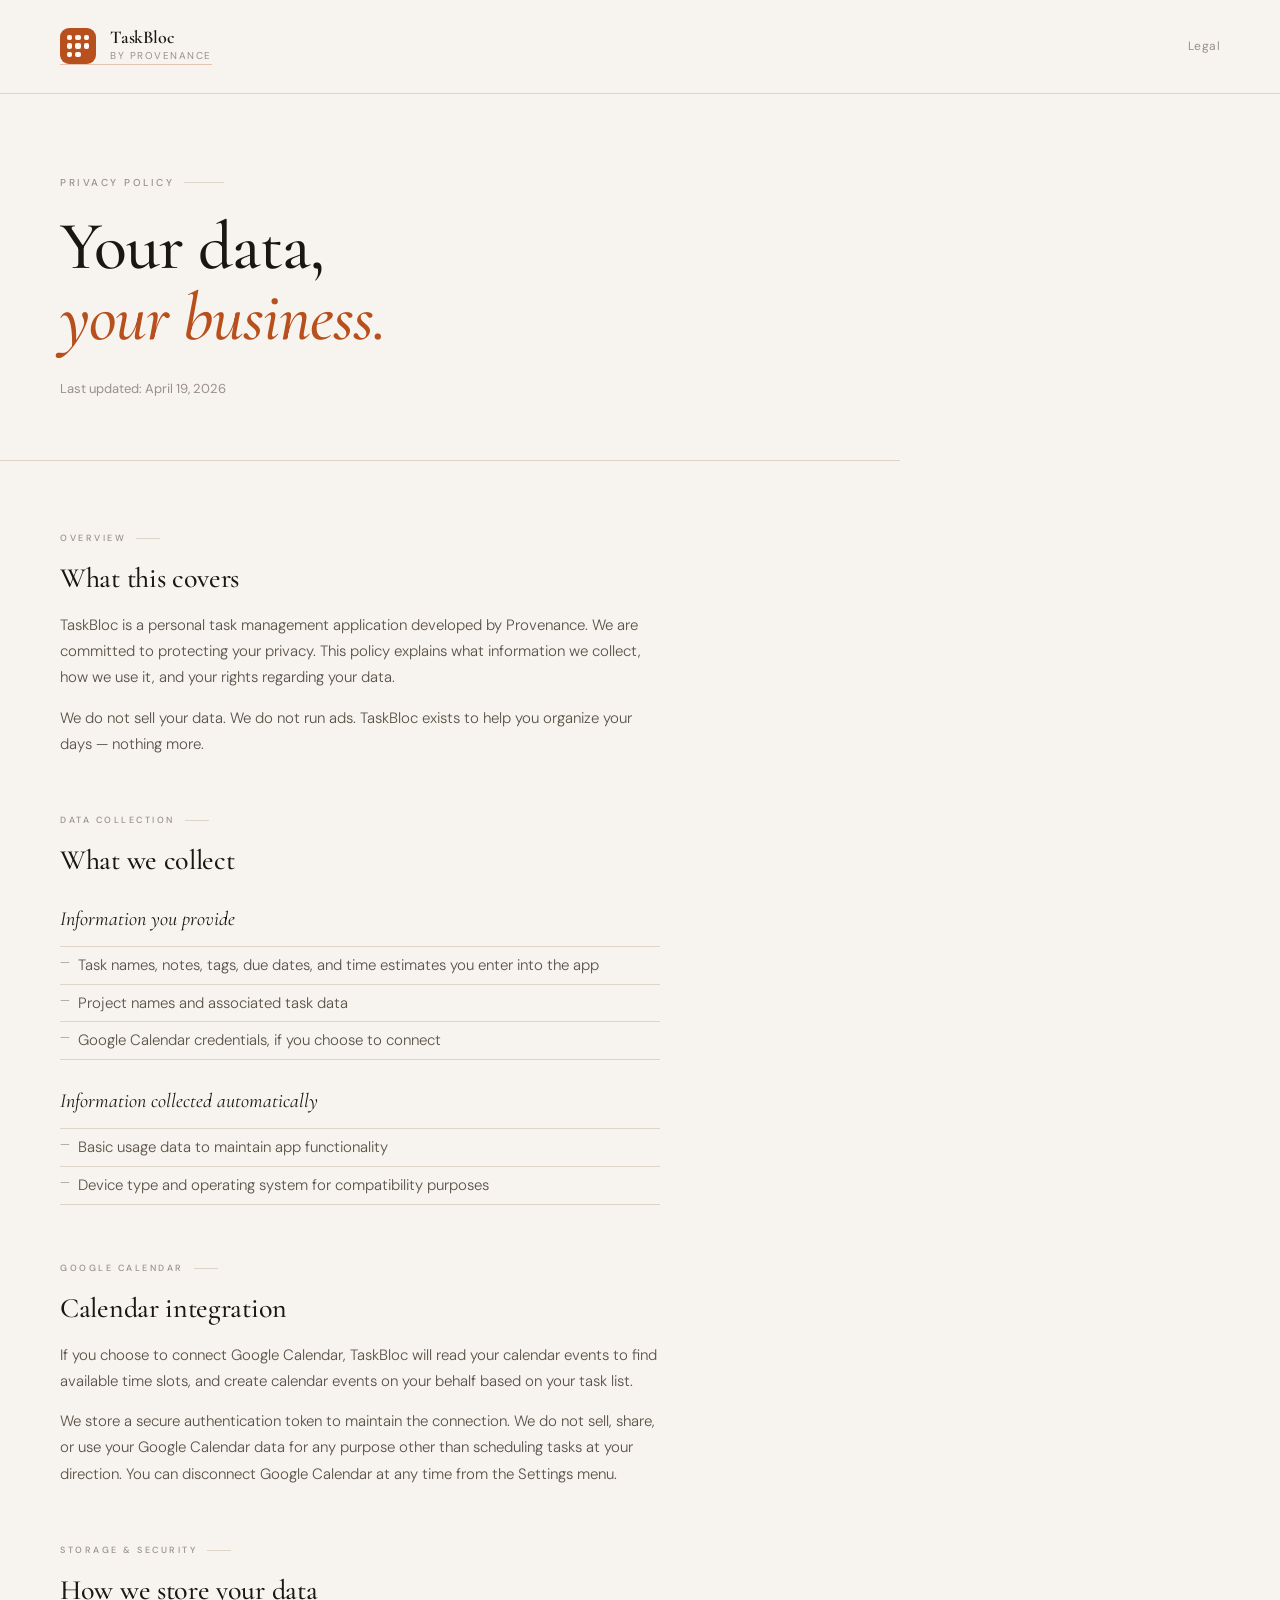
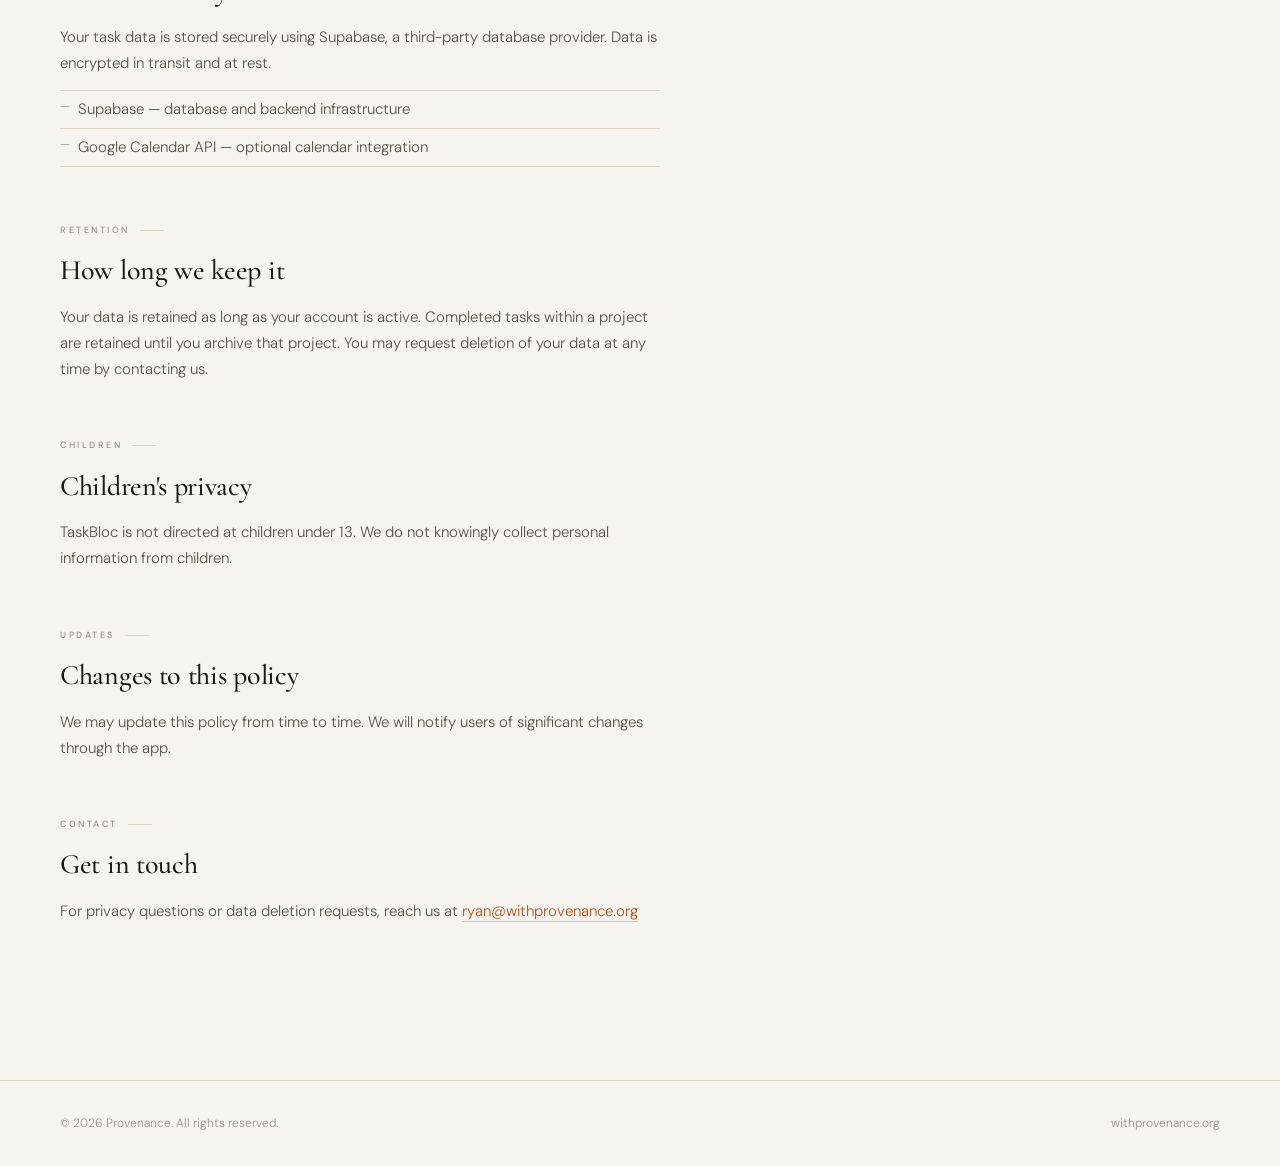
<file: products/taskbloc/privacy/index.html>
<!DOCTYPE html>
<html lang="en">
<head>
  <meta charset="UTF-8">
  <meta name="viewport" content="width=device-width, initial-scale=1.0">
  <title>Privacy Policy — TaskBloc by Provenance</title>
  <link rel="icon" type="image/png" href="/favicon.png" />
  <link rel="preconnect" href="https://fonts.googleapis.com">
  <link href="https://fonts.googleapis.com/css2?family=Cormorant+Garamond:ital,wght@0,400;0,500;0,600;1,400;1,500;1,600&family=DM+Sans:wght@300;400;500&display=swap" rel="stylesheet">
  <style>
    *, *::before, *::after { box-sizing: border-box; margin: 0; padding: 0; }

    :root {
      --bg: #f7f4ef;
      --text: #1a1612;
      --text2: #5a5248;
      --text3: #9a9088;
      --accent: #b8501e;
      --border: #ddd5c8;
      --surface: #f0ebe3;
    }

    html { background: var(--bg); }

    body {
      font-family: 'DM Sans', system-ui, sans-serif;
      font-weight: 300;
      color: var(--text);
      background: var(--bg);
      -webkit-font-smoothing: antialiased;
      line-height: 1.7;
    }

    /* NAV */
    nav {
      display: flex;
      align-items: center;
      justify-content: space-between;
      padding: 28px 60px;
      border-bottom: 1px solid var(--border);
    }

    .nav-left {
      display: flex;
      align-items: center;
      gap: 14px;
      text-decoration: none;
    }

    .nav-icon {
      width: 36px;
      height: 36px;
      background: var(--accent);
      border-radius: 9px;
      display: grid;
      grid-template-columns: 1fr 1fr 1fr;
      grid-template-rows: 1fr 1fr 1fr;
      gap: 3px;
      padding: 7px;
    }

    .nav-icon-block {
      background: #fdfaf6;
      border-radius: 2px;
    }

    .nav-icon-block.missing {
      background: transparent;
    }

    .nav-brand {
      display: flex;
      flex-direction: column;
      gap: 1px;
    }

    .nav-app {
      font-family: 'Cormorant Garamond', Georgia, serif;
      font-weight: 600;
      font-size: 18px;
      color: var(--text);
      letter-spacing: -0.2px;
      line-height: 1;
    }

    .nav-by {
      font-size: 10px;
      font-weight: 400;
      color: var(--text3);
      letter-spacing: 1.5px;
      text-transform: uppercase;
    }

    .nav-right {
      font-size: 12px;
      font-weight: 400;
      color: var(--text3);
      letter-spacing: 0.5px;
    }

    /* HERO */
    .hero {
      padding: 80px 60px 60px;
      border-bottom: 1px solid var(--border);
      max-width: 900px;
    }

    .hero-label {
      font-size: 10px;
      font-weight: 500;
      letter-spacing: 2.5px;
      text-transform: uppercase;
      color: var(--text3);
      margin-bottom: 20px;
      display: flex;
      align-items: center;
      gap: 10px;
    }

    .hero-label::after {
      content: '';
      display: block;
      width: 40px;
      height: 1px;
      background: var(--border);
    }

    .hero h1 {
      font-family: 'Cormorant Garamond', Georgia, serif;
      font-weight: 500;
      font-size: clamp(42px, 6vw, 68px);
      line-height: 1.05;
      letter-spacing: -1px;
      color: var(--text);
      margin-bottom: 24px;
    }

    .hero h1 em {
      font-style: italic;
      color: var(--accent);
    }

    .hero-meta {
      font-size: 13px;
      color: var(--text3);
      font-weight: 400;
    }

    /* CONTENT */
    .content {
      max-width: 720px;
      padding: 70px 60px 100px;
    }

    .section {
      margin-bottom: 56px;
    }

    .section-label {
      font-size: 9px;
      font-weight: 500;
      letter-spacing: 2.5px;
      text-transform: uppercase;
      color: var(--text3);
      margin-bottom: 16px;
      display: flex;
      align-items: center;
      gap: 10px;
    }

    .section-label::after {
      content: '';
      display: block;
      width: 24px;
      height: 1px;
      background: var(--border);
    }

    .section h2 {
      font-family: 'Cormorant Garamond', Georgia, serif;
      font-weight: 500;
      font-size: 28px;
      letter-spacing: -0.3px;
      color: var(--text);
      margin-bottom: 16px;
      line-height: 1.2;
    }

    .section p {
      font-size: 15px;
      font-weight: 300;
      color: var(--text2);
      margin-bottom: 14px;
      line-height: 1.75;
    }

    .section ul {
      list-style: none;
      margin-bottom: 14px;
    }

    .section ul li {
      font-size: 15px;
      font-weight: 300;
      color: var(--text2);
      padding: 6px 0 6px 18px;
      position: relative;
      border-bottom: 1px solid var(--border);
      line-height: 1.65;
    }

    .section ul li:first-child {
      border-top: 1px solid var(--border);
    }

    .section ul li::before {
      content: '—';
      position: absolute;
      left: 0;
      color: var(--text3);
      font-size: 12px;
    }

    .section h3 {
      font-family: 'Cormorant Garamond', Georgia, serif;
      font-style: italic;
      font-weight: 400;
      font-size: 20px;
      color: var(--text);
      margin: 24px 0 10px;
    }

    a {
      color: var(--accent);
      text-decoration: none;
      border-bottom: 1px solid rgba(184,80,30,0.3);
      transition: border-color 0.15s;
    }

    a:hover {
      border-color: var(--accent);
    }

    /* FOOTER */
    footer {
      border-top: 1px solid var(--border);
      padding: 32px 60px;
      display: flex;
      align-items: center;
      justify-content: space-between;
      flex-wrap: wrap;
      gap: 12px;
    }

    .footer-left {
      font-size: 12px;
      color: var(--text3);
      font-weight: 300;
    }

    .footer-right {
      font-size: 12px;
      color: var(--text3);
      font-weight: 300;
    }

    .footer-right a {
      color: var(--text3);
      border-color: transparent;
    }

    .footer-right a:hover {
      color: var(--text);
      border-color: var(--border);
    }

    /* ── Reveal animations ── */
    .reveal {
      opacity: 0;
      transform: translateY(28px);
      transition: opacity 0.8s cubic-bezier(0.16, 1, 0.3, 1),
                  transform 0.8s cubic-bezier(0.16, 1, 0.3, 1);
    }
    .reveal.visible {
      opacity: 1;
      transform: none;
    }

    @keyframes heroFadeIn {
      from { opacity: 0; transform: translateY(24px); }
      to   { opacity: 1; transform: none; }
    }
    .hero-entrance > * {
      opacity: 0;
      animation: heroFadeIn 0.9s cubic-bezier(0.16, 1, 0.3, 1) forwards;
    }
    .hero-entrance > *:nth-child(1) { animation-delay: 0.1s; }
    .hero-entrance > *:nth-child(2) { animation-delay: 0.25s; }
    .hero-entrance > *:nth-child(3) { animation-delay: 0.4s; }

    /* Section reveal stagger */
    .section {
      opacity: 0;
      transform: translateY(24px);
      transition: opacity 0.7s cubic-bezier(0.16, 1, 0.3, 1),
                  transform 0.7s cubic-bezier(0.16, 1, 0.3, 1);
    }
    .section.visible {
      opacity: 1;
      transform: none;
    }

    /* Section label line draw */
    .section-label::after, .hero-label::after {
      transform-origin: left;
      transform: scaleX(0);
      transition: transform 0.6s cubic-bezier(0.16, 1, 0.3, 1) 0.3s;
    }
    .section.visible .section-label::after,
    .hero-entrance .hero-label::after {
      transform: scaleX(1);
    }

    @media (prefers-reduced-motion: reduce) {
      .reveal, .section, .hero-entrance > * {
        opacity: 1; transform: none;
        animation: none; transition: none;
      }
      .section-label::after, .hero-label::after { transform: scaleX(1); transition: none; }
    }

    @media (max-width: 600px) {
      nav { padding: 20px 24px; }
      .hero { padding: 48px 24px 40px; }
      .content { padding: 48px 24px 80px; }
      footer { padding: 24px; }
    }
  </style>
</head>
<body>

  <nav>
    <a class="nav-left" href="https://www.withprovenance.org">
      <div class="nav-icon">
        <div class="nav-icon-block"></div>
        <div class="nav-icon-block"></div>
        <div class="nav-icon-block"></div>
        <div class="nav-icon-block"></div>
        <div class="nav-icon-block"></div>
        <div class="nav-icon-block"></div>
        <div class="nav-icon-block"></div>
        <div class="nav-icon-block"></div>
        <div class="nav-icon-block missing"></div>
      </div>
      <div class="nav-brand">
        <span class="nav-app">TaskBloc</span>
        <span class="nav-by">by Provenance</span>
      </div>
    </a>
    <span class="nav-right">Legal</span>
  </nav>

  <div class="hero hero-entrance">
    <div class="hero-label">Privacy Policy</div>
    <h1>Your data,<br><em>your business.</em></h1>
    <p class="hero-meta">Last updated: April 19, 2026</p>
  </div>

  <div class="content">

    <div class="section">
      <div class="section-label">Overview</div>
      <h2>What this covers</h2>
      <p>TaskBloc is a personal task management application developed by Provenance. We are committed to protecting your privacy. This policy explains what information we collect, how we use it, and your rights regarding your data.</p>
      <p>We do not sell your data. We do not run ads. TaskBloc exists to help you organize your days — nothing more.</p>
    </div>

    <div class="section">
      <div class="section-label">Data Collection</div>
      <h2>What we collect</h2>
      <h3>Information you provide</h3>
      <ul>
        <li>Task names, notes, tags, due dates, and time estimates you enter into the app</li>
        <li>Project names and associated task data</li>
        <li>Google Calendar credentials, if you choose to connect</li>
      </ul>
      <h3>Information collected automatically</h3>
      <ul>
        <li>Basic usage data to maintain app functionality</li>
        <li>Device type and operating system for compatibility purposes</li>
      </ul>
    </div>

    <div class="section">
      <div class="section-label">Google Calendar</div>
      <h2>Calendar integration</h2>
      <p>If you choose to connect Google Calendar, TaskBloc will read your calendar events to find available time slots, and create calendar events on your behalf based on your task list.</p>
      <p>We store a secure authentication token to maintain the connection. We do not sell, share, or use your Google Calendar data for any purpose other than scheduling tasks at your direction. You can disconnect Google Calendar at any time from the Settings menu.</p>
    </div>

    <div class="section">
      <div class="section-label">Storage & Security</div>
      <h2>How we store your data</h2>
      <p>Your task data is stored securely using Supabase, a third-party database provider. Data is encrypted in transit and at rest.</p>
      <ul>
        <li>Supabase — database and backend infrastructure</li>
        <li>Google Calendar API — optional calendar integration</li>
      </ul>
    </div>

    <div class="section">
      <div class="section-label">Retention</div>
      <h2>How long we keep it</h2>
      <p>Your data is retained as long as your account is active. Completed tasks within a project are retained until you archive that project. You may request deletion of your data at any time by contacting us.</p>
    </div>

    <div class="section">
      <div class="section-label">Children</div>
      <h2>Children's privacy</h2>
      <p>TaskBloc is not directed at children under 13. We do not knowingly collect personal information from children.</p>
    </div>

    <div class="section">
      <div class="section-label">Updates</div>
      <h2>Changes to this policy</h2>
      <p>We may update this policy from time to time. We will notify users of significant changes through the app.</p>
    </div>

    <div class="section">
      <div class="section-label">Contact</div>
      <h2>Get in touch</h2>
      <p>For privacy questions or data deletion requests, reach us at <a href="mailto:ryan@withprovenance.org">ryan@withprovenance.org</a></p>
    </div>

  </div>

  <footer>
    <span class="footer-left">© 2026 Provenance. All rights reserved.</span>
    <span class="footer-right"><a href="https://www.withprovenance.org">withprovenance.org</a></span>
  </footer>

  <script>
    const revealObserver = new IntersectionObserver((entries) => {
      entries.forEach(entry => {
        if (entry.isIntersecting) {
          entry.target.classList.add('visible');
          revealObserver.unobserve(entry.target);
        }
      });
    }, { threshold: 0.15 });
    document.querySelectorAll('.reveal, .section').forEach(el => revealObserver.observe(el));
  </script>

</body>
</html>
</file>
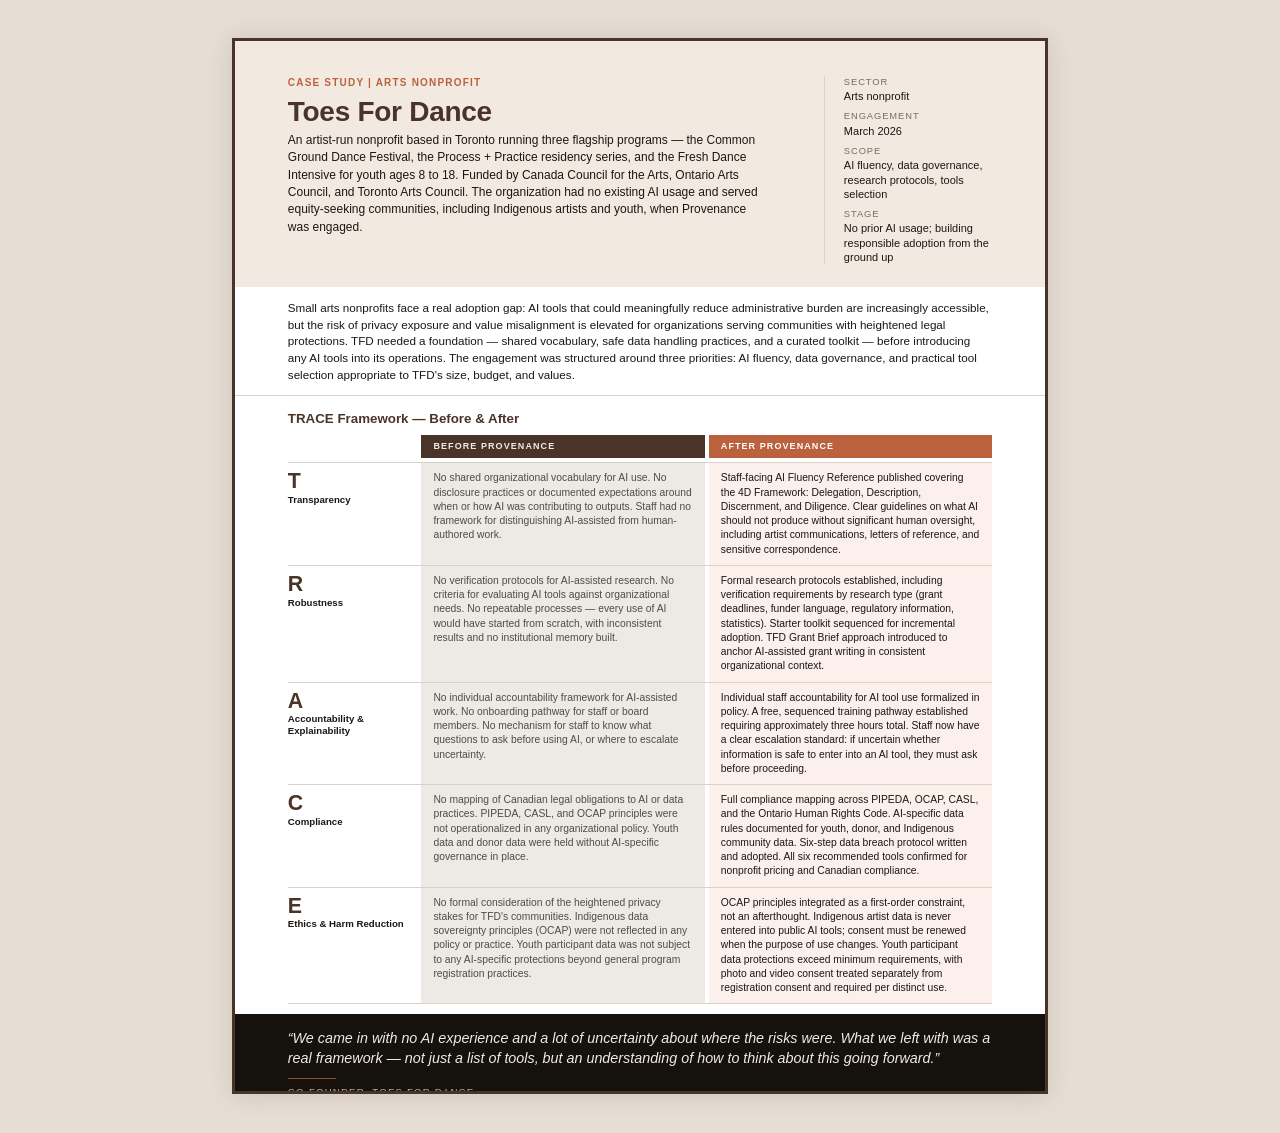
<file: portfolio/canp/provenance-case-study-toes-for-dance.html>
<!DOCTYPE html>
<html lang="en">
<head>
<meta charset="utf-8">
<meta name="viewport" content="width=device-width, initial-scale=1">
<title>Case Study: Toes For Dance | Provenance</title>
<style>
  :root {
    --cream: #F2EAE0;
    --walnut: #4A3429;
    --ink: #1B1814;
    --warm-black: #15110D;
    --terracotta: #BC613D;
    --paper: #FFFFFF;
    --hairline: #D9D2C7;
    --sans: "Avenir Next", "Avenir", "Helvetica Neue", Arial, sans-serif;
  }
  * { box-sizing: border-box; margin: 0; padding: 0; }
  html { background: #E6DED3; }
  body {
    font-family: var(--sans);
    color: var(--ink);
    font-size: 9.5pt;
    line-height: 1.45;
    -webkit-font-smoothing: antialiased;
    -webkit-print-color-adjust: exact;
    print-color-adjust: exact;
  }
  .page {
    width: 8.5in;
    height: 11in;
    margin: 0.4in auto;
    background: var(--paper);
    box-shadow: 0 1px 24px rgba(21,17,13,.12);
    border: 2.5pt solid var(--walnut);
    display: flex;
    flex-direction: column;
    overflow: hidden;
  }

  .label {
    font-size: 7.5pt;
    font-weight: 800;
    letter-spacing: .12em;
    text-transform: uppercase;
    color: var(--terracotta);
  }

  /* Header */
  header {
    background: var(--cream);
    padding: 0.36in 0.55in 0.24in;
    display: grid;
    grid-template-columns: 1fr 1.75in;
    gap: 0.35in;
  }
  header h1 {
    font-size: 21pt;
    line-height: 1.1;
    font-weight: 800;
    color: var(--walnut);
    letter-spacing: -.01em;
    margin: 5pt 0 3pt;
  }
  header .intro { max-width: 5in; font-size: 9pt; }
  .meta { border-left: 1px solid var(--hairline); padding-left: 14pt; align-self: end; }
  .meta dt { font-size: 7pt; letter-spacing: .1em; text-transform: uppercase; color: var(--walnut); opacity: .7; }
  .meta dd { font-size: 8.25pt; line-height: 1.3; margin-bottom: 5pt; }
  .meta dd:last-child { margin-bottom: 0; }

  /* Challenge brief */
  .challenge-brief {
    padding: 0.13in 0.55in 0.12in;
    border-bottom: 1px solid var(--hairline);
  }
  .challenge-brief p {
    font-size: 8.75pt;
    line-height: 1.44;
    color: var(--ink);
  }

  /* TRACE Matrix */
  .trace-matrix {
    padding: 0.13in 0.55in 0.1in;
    flex: 1;
  }
  .matrix-top {
    margin-bottom: 5pt;
  }
  .matrix-top h2 {
    font-size: 10pt;
    font-weight: 800;
    color: var(--walnut);
    margin-bottom: 0;
  }
  .matrix-col-headers {
    display: grid;
    grid-template-columns: 1.35in 1fr 1fr;
    gap: 0 3pt;
    margin-bottom: 3pt;
  }
  .col-header-before {
    background: var(--walnut);
    color: var(--cream);
    font-size: 6.75pt;
    font-weight: 800;
    letter-spacing: .12em;
    text-transform: uppercase;
    padding: 4pt 9pt;
  }
  .col-header-after {
    background: var(--terracotta);
    color: #fff;
    font-size: 6.75pt;
    font-weight: 800;
    letter-spacing: .12em;
    text-transform: uppercase;
    padding: 4pt 9pt;
  }
  .pillar-row {
    display: grid;
    grid-template-columns: 1.35in 1fr 1fr;
    gap: 0 3pt;
    border-top: 1px solid var(--hairline);
    align-items: stretch;
  }
  .pillar-row:last-of-type { border-bottom: 1px solid var(--hairline); }
  .pillar-id {
    display: flex;
    flex-direction: column;
    gap: 1pt;
    padding: 6pt 0;
  }
  .initial {
    font-size: 16pt;
    font-weight: 800;
    line-height: 1;
    color: var(--walnut);
  }
  .pillar-name {
    font-size: 7.25pt;
    font-weight: 800;
    color: var(--ink);
    line-height: 1.25;
  }
  .before-col {
    background: #EDEAE6;
    padding: 6pt 9pt;
  }
  .before-col p {
    font-size: 7.75pt;
    line-height: 1.38;
    color: var(--ink);
    opacity: .75;
  }
  .after-col {
    background: #FBF0EB;
    padding: 6pt 9pt;
  }
  .after-col p {
    font-size: 7.75pt;
    line-height: 1.38;
    color: var(--ink);
  }

  /* Quote */
  blockquote {
    background: var(--warm-black);
    color: var(--cream);
    padding: 0.14in 0.55in;
  }
  blockquote p {
    font-style: italic;
    font-size: 10.75pt;
    line-height: 1.42;
  }
  blockquote footer {
    margin-top: 7pt;
    padding-top: 5pt;
    border-top: 1px solid var(--terracotta);
    width: 0.5in;
    white-space: nowrap;
    font-size: 7.25pt;
    letter-spacing: .12em;
    text-transform: uppercase;
    color: var(--cream);
    opacity: .75;
  }

  /* Footer */
  .page-footer {
    margin: 0 0.55in;
    padding: 7pt 0 0.16in;
    border-top: 1px solid var(--hairline);
    display: flex;
    justify-content: space-between;
    font-size: 7.5pt;
    color: var(--walnut);
  }
  .page-footer .brand { font-weight: 800; letter-spacing: .02em; }

  @page { size: letter; margin: 0; }
  @media print {
    html, body { background: none; height: 11in; overflow: hidden; }
    .page { margin: 0; box-shadow: none; }
  }
  @media (max-width: 860px) {
    .page { width: auto; height: auto; margin: 0; }
    header { grid-template-columns: 1fr; }
    .meta { border-left: 0; padding-left: 0; }
    .col-labels { display: none; }
    .pillar-row { grid-template-columns: 1fr; gap: 6pt 0; }
  }
</style>
</head>
<body>
<article class="page">

  <header>
    <div>
      <div class="label">Case study | Arts Nonprofit</div>
      <h1>Toes For Dance</h1>
      <p class="intro">An artist-run nonprofit based in Toronto running three flagship programs — the Common Ground Dance Festival, the Process + Practice residency series, and the Fresh Dance Intensive for youth ages 8 to 18. Funded by Canada Council for the Arts, Ontario Arts Council, and Toronto Arts Council. The organization had no existing AI usage and served equity-seeking communities, including Indigenous artists and youth, when Provenance was engaged.</p>
    </div>
    <dl class="meta">
      <dt>Sector</dt><dd>Arts nonprofit</dd>
      <dt>Engagement</dt><dd>March 2026</dd>
      <dt>Scope</dt><dd>AI fluency, data governance, research protocols, tools selection</dd>
      <dt>Stage</dt><dd>No prior AI usage; building responsible adoption from the ground up</dd>
    </dl>
  </header>

  <section class="challenge-brief">
    <p>Small arts nonprofits face a real adoption gap: AI tools that could meaningfully reduce administrative burden are increasingly accessible, but the risk of privacy exposure and value misalignment is elevated for organizations serving communities with heightened legal protections. TFD needed a foundation — shared vocabulary, safe data handling practices, and a curated toolkit — before introducing any AI tools into its operations. The engagement was structured around three priorities: AI fluency, data governance, and practical tool selection appropriate to TFD's size, budget, and values.</p>
  </section>

  <section class="trace-matrix">
    <div class="matrix-top">
      <h2>TRACE Framework — Before &amp; After</h2>
    </div>
    <div class="matrix-col-headers">
      <div></div>
      <div class="col-header-before">Before Provenance</div>
      <div class="col-header-after">After Provenance</div>
    </div>

    <div class="pillar-row">
      <div class="pillar-id"><span class="initial">T</span><span class="pillar-name">Transparency</span></div>
      <div class="before-col"><p>No shared organizational vocabulary for AI use. No disclosure practices or documented expectations around when or how AI was contributing to outputs. Staff had no framework for distinguishing AI-assisted from human-authored work.</p></div>
      <div class="after-col"><p>Staff-facing AI Fluency Reference published covering the 4D Framework: Delegation, Description, Discernment, and Diligence. Clear guidelines on what AI should not produce without significant human oversight, including artist communications, letters of reference, and sensitive correspondence.</p></div>
    </div>

    <div class="pillar-row">
      <div class="pillar-id"><span class="initial">R</span><span class="pillar-name">Robustness</span></div>
      <div class="before-col"><p>No verification protocols for AI-assisted research. No criteria for evaluating AI tools against organizational needs. No repeatable processes — every use of AI would have started from scratch, with inconsistent results and no institutional memory built.</p></div>
      <div class="after-col"><p>Formal research protocols established, including verification requirements by research type (grant deadlines, funder language, regulatory information, statistics). Starter toolkit sequenced for incremental adoption. TFD Grant Brief approach introduced to anchor AI-assisted grant writing in consistent organizational context.</p></div>
    </div>

    <div class="pillar-row">
      <div class="pillar-id"><span class="initial">A</span><span class="pillar-name">Accountability &amp; Explainability</span></div>
      <div class="before-col"><p>No individual accountability framework for AI-assisted work. No onboarding pathway for staff or board members. No mechanism for staff to know what questions to ask before using AI, or where to escalate uncertainty.</p></div>
      <div class="after-col"><p>Individual staff accountability for AI tool use formalized in policy. A free, sequenced training pathway established requiring approximately three hours total. Staff now have a clear escalation standard: if uncertain whether information is safe to enter into an AI tool, they must ask before proceeding.</p></div>
    </div>

    <div class="pillar-row">
      <div class="pillar-id"><span class="initial">C</span><span class="pillar-name">Compliance</span></div>
      <div class="before-col"><p>No mapping of Canadian legal obligations to AI or data practices. PIPEDA, CASL, and OCAP principles were not operationalized in any organizational policy. Youth data and donor data were held without AI-specific governance in place.</p></div>
      <div class="after-col"><p>Full compliance mapping across PIPEDA, OCAP, CASL, and the Ontario Human Rights Code. AI-specific data rules documented for youth, donor, and Indigenous community data. Six-step data breach protocol written and adopted. All six recommended tools confirmed for nonprofit pricing and Canadian compliance.</p></div>
    </div>

    <div class="pillar-row">
      <div class="pillar-id"><span class="initial">E</span><span class="pillar-name">Ethics &amp; Harm Reduction</span></div>
      <div class="before-col"><p>No formal consideration of the heightened privacy stakes for TFD's communities. Indigenous data sovereignty principles (OCAP) were not reflected in any policy or practice. Youth participant data was not subject to any AI-specific protections beyond general program registration practices.</p></div>
      <div class="after-col"><p>OCAP principles integrated as a first-order constraint, not an afterthought. Indigenous artist data is never entered into public AI tools; consent must be renewed when the purpose of use changes. Youth participant data protections exceed minimum requirements, with photo and video consent treated separately from registration consent and required per distinct use.</p></div>
    </div>
  </section>

  <blockquote>
    <p>&ldquo;We came in with no AI experience and a lot of uncertainty about where the risks were. What we left with was a real framework — not just a list of tools, but an understanding of how to think about this going forward.&rdquo;</p>
    <footer>Co-founder, Toes For Dance</footer>
  </blockquote>

  <footer class="page-footer">
    <span class="brand">Provenance</span>
    <span>withprovenance.org</span>
    <span>Ryan Vasquez, AIGP | Identifying details included with the organization's knowledge</span>
  </footer>

</article>
</body>
</html>
</file>
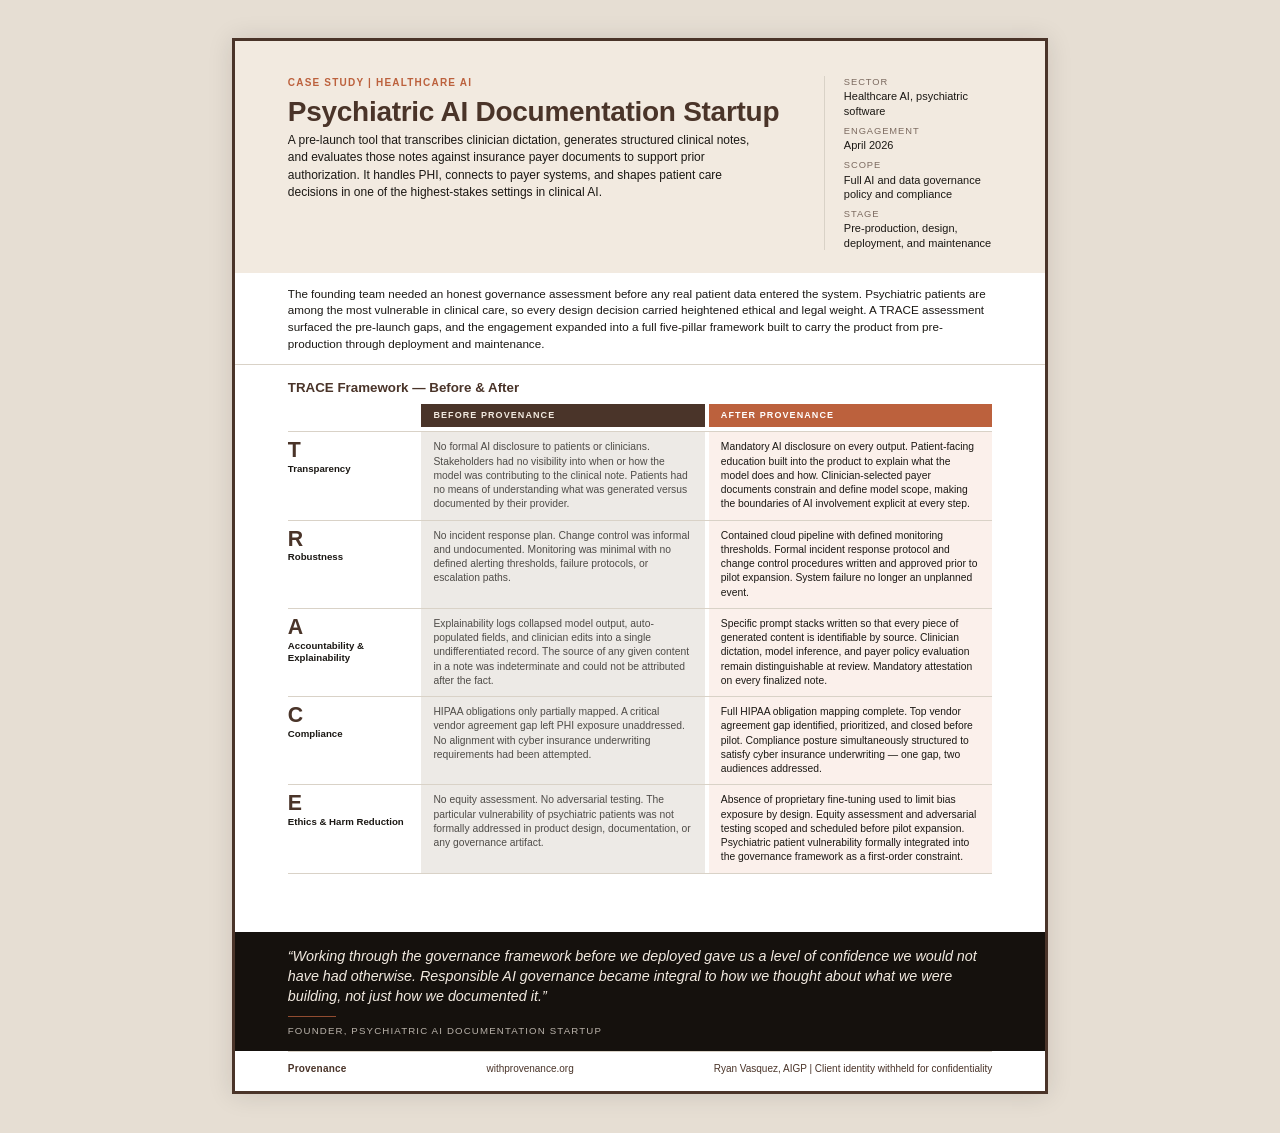
<file: portfolio/clinic/provenance-case-study-psychiatric-ai.html>
<!DOCTYPE html>
<html lang="en">
<head>
<meta charset="utf-8">
<meta name="viewport" content="width=device-width, initial-scale=1">
<title>Case Study: Psychiatric AI Documentation Startup | Provenance</title>
<style>
  :root {
    --cream: #F2EAE0;
    --walnut: #4A3429;
    --ink: #1B1814;
    --warm-black: #15110D;
    --terracotta: #BC613D;
    --paper: #FFFFFF;
    --hairline: #D9D2C7;
    --sans: "Avenir Next", "Avenir", "Helvetica Neue", Arial, sans-serif;
  }
  * { box-sizing: border-box; margin: 0; padding: 0; }
  html { background: #E6DED3; }
  body {
    font-family: var(--sans);
    color: var(--ink);
    font-size: 9.5pt;
    line-height: 1.45;
    -webkit-font-smoothing: antialiased;
    -webkit-print-color-adjust: exact;
    print-color-adjust: exact;
  }
  .page {
    width: 8.5in;
    height: 11in;
    margin: 0.4in auto;
    background: var(--paper);
    box-shadow: 0 1px 24px rgba(21,17,13,.12);
    border: 2.5pt solid var(--walnut);
    display: flex;
    flex-direction: column;
    overflow: hidden;
  }

  .label {
    font-size: 7.5pt;
    font-weight: 800;
    letter-spacing: .12em;
    text-transform: uppercase;
    color: var(--terracotta);
  }

  /* Header */
  header {
    background: var(--cream);
    padding: 0.36in 0.55in 0.24in;
    display: grid;
    grid-template-columns: 1fr 1.75in;
    gap: 0.35in;
  }
  header h1 {
    font-size: 21pt;
    line-height: 1.1;
    font-weight: 800;
    color: var(--walnut);
    letter-spacing: -.01em;
    margin: 5pt 0 3pt;
  }
  header .intro { max-width: 5in; font-size: 9pt; }
  .meta { border-left: 1px solid var(--hairline); padding-left: 14pt; align-self: end; }
  .meta dt { font-size: 7pt; letter-spacing: .1em; text-transform: uppercase; color: var(--walnut); opacity: .7; }
  .meta dd { font-size: 8.25pt; line-height: 1.3; margin-bottom: 5pt; }
  .meta dd:last-child { margin-bottom: 0; }

  /* Challenge brief */
  .challenge-brief {
    padding: 0.13in 0.55in 0.12in;
    border-bottom: 1px solid var(--hairline);
  }
  .challenge-brief p {
    font-size: 8.75pt;
    line-height: 1.44;
    color: var(--ink);
  }

  /* TRACE Matrix */
  .trace-matrix {
    padding: 0.13in 0.55in 0.1in;
    flex: 1;
  }
  .matrix-top {
    margin-bottom: 5pt;
  }
  .matrix-top h2 {
    font-size: 10pt;
    font-weight: 800;
    color: var(--walnut);
    margin-bottom: 0;
  }
  .matrix-col-headers {
    display: grid;
    grid-template-columns: 1.35in 1fr 1fr;
    gap: 0 3pt;
    margin-bottom: 3pt;
  }
  .col-header-before {
    background: var(--walnut);
    color: var(--cream);
    font-size: 6.75pt;
    font-weight: 800;
    letter-spacing: .12em;
    text-transform: uppercase;
    padding: 4pt 9pt;
  }
  .col-header-after {
    background: var(--terracotta);
    color: #fff;
    font-size: 6.75pt;
    font-weight: 800;
    letter-spacing: .12em;
    text-transform: uppercase;
    padding: 4pt 9pt;
  }
  .pillar-row {
    display: grid;
    grid-template-columns: 1.35in 1fr 1fr;
    gap: 0 3pt;
    border-top: 1px solid var(--hairline);
    align-items: stretch;
  }
  .pillar-row:last-of-type { border-bottom: 1px solid var(--hairline); }
  .pillar-id {
    display: flex;
    flex-direction: column;
    gap: 1pt;
    padding: 6pt 0;
  }
  .initial {
    font-size: 16pt;
    font-weight: 800;
    line-height: 1;
    color: var(--walnut);
  }
  .pillar-name {
    font-size: 7.25pt;
    font-weight: 800;
    color: var(--ink);
    line-height: 1.25;
  }
  .before-col {
    background: #EDEAE6;
    padding: 6pt 9pt;
  }
  .before-col p {
    font-size: 7.75pt;
    line-height: 1.38;
    color: var(--ink);
    opacity: .75;
  }
  .after-col {
    background: #FBF0EB;
    padding: 6pt 9pt;
  }
  .after-col p {
    font-size: 7.75pt;
    line-height: 1.38;
    color: var(--ink);
  }

  /* Quote */
  blockquote {
    background: var(--warm-black);
    color: var(--cream);
    padding: 0.14in 0.55in;
  }
  blockquote p {
    font-style: italic;
    font-size: 10.75pt;
    line-height: 1.42;
  }
  blockquote footer {
    margin-top: 7pt;
    padding-top: 5pt;
    border-top: 1px solid var(--terracotta);
    width: 0.5in;
    white-space: nowrap;
    font-size: 7.25pt;
    letter-spacing: .12em;
    text-transform: uppercase;
    color: var(--cream);
    opacity: .75;
  }

  /* Footer */
  .page-footer {
    margin: 0 0.55in;
    padding: 7pt 0 0.16in;
    border-top: 1px solid var(--hairline);
    display: flex;
    justify-content: space-between;
    font-size: 7.5pt;
    color: var(--walnut);
  }
  .page-footer .brand { font-weight: 800; letter-spacing: .02em; }

  @page { size: letter; margin: 0; }
  @media print {
    html, body { background: none; height: 11in; overflow: hidden; }
    .page { margin: 0; box-shadow: none; }
  }
  @media (max-width: 860px) {
    .page { width: auto; height: auto; margin: 0; }
    header { grid-template-columns: 1fr; }
    .meta { border-left: 0; padding-left: 0; }
    .col-labels { display: none; }
    .pillar-row { grid-template-columns: 1fr; gap: 6pt 0; }
  }
</style>
</head>
<body>
<article class="page">

  <header>
    <div>
      <div class="label">Case study | Healthcare AI</div>
      <h1>Psychiatric AI Documentation Startup</h1>
      <p class="intro">A pre-launch tool that transcribes clinician dictation, generates structured clinical notes, and evaluates those notes against insurance payer documents to support prior authorization. It handles PHI, connects to payer systems, and shapes patient care decisions in one of the highest-stakes settings in clinical AI.</p>
    </div>
    <dl class="meta">
      <dt>Sector</dt><dd>Healthcare AI, psychiatric software</dd>
      <dt>Engagement</dt><dd>April 2026</dd>
      <dt>Scope</dt><dd>Full AI and data governance policy and compliance</dd>
      <dt>Stage</dt><dd>Pre-production, design, deployment, and maintenance</dd>
    </dl>
  </header>

  <section class="challenge-brief">
    <p>The founding team needed an honest governance assessment before any real patient data entered the system. Psychiatric patients are among the most vulnerable in clinical care, so every design decision carried heightened ethical and legal weight. A TRACE assessment surfaced the pre-launch gaps, and the engagement expanded into a full five-pillar framework built to carry the product from pre-production through deployment and maintenance.</p>
  </section>

  <section class="trace-matrix">
    <div class="matrix-top">
      <h2>TRACE Framework — Before &amp; After</h2>
    </div>
    <div class="matrix-col-headers">
      <div></div>
      <div class="col-header-before">Before Provenance</div>
      <div class="col-header-after">After Provenance</div>
    </div>

    <div class="pillar-row">
      <div class="pillar-id"><span class="initial">T</span><span class="pillar-name">Transparency</span></div>
      <div class="before-col"><p>No formal AI disclosure to patients or clinicians. Stakeholders had no visibility into when or how the model was contributing to the clinical note. Patients had no means of understanding what was generated versus documented by their provider.</p></div>
      <div class="after-col"><p>Mandatory AI disclosure on every output. Patient-facing education built into the product to explain what the model does and how. Clinician-selected payer documents constrain and define model scope, making the boundaries of AI involvement explicit at every step.</p></div>
    </div>

    <div class="pillar-row">
      <div class="pillar-id"><span class="initial">R</span><span class="pillar-name">Robustness</span></div>
      <div class="before-col"><p>No incident response plan. Change control was informal and undocumented. Monitoring was minimal with no defined alerting thresholds, failure protocols, or escalation paths.</p></div>
      <div class="after-col"><p>Contained cloud pipeline with defined monitoring thresholds. Formal incident response protocol and change control procedures written and approved prior to pilot expansion. System failure no longer an unplanned event.</p></div>
    </div>

    <div class="pillar-row">
      <div class="pillar-id"><span class="initial">A</span><span class="pillar-name">Accountability &amp; Explainability</span></div>
      <div class="before-col"><p>Explainability logs collapsed model output, auto-populated fields, and clinician edits into a single undifferentiated record. The source of any given content in a note was indeterminate and could not be attributed after the fact.</p></div>
      <div class="after-col"><p>Specific prompt stacks written so that every piece of generated content is identifiable by source. Clinician dictation, model inference, and payer policy evaluation remain distinguishable at review. Mandatory attestation on every finalized note.</p></div>
    </div>

    <div class="pillar-row">
      <div class="pillar-id"><span class="initial">C</span><span class="pillar-name">Compliance</span></div>
      <div class="before-col"><p>HIPAA obligations only partially mapped. A critical vendor agreement gap left PHI exposure unaddressed. No alignment with cyber insurance underwriting requirements had been attempted.</p></div>
      <div class="after-col"><p>Full HIPAA obligation mapping complete. Top vendor agreement gap identified, prioritized, and closed before pilot. Compliance posture simultaneously structured to satisfy cyber insurance underwriting — one gap, two audiences addressed.</p></div>
    </div>

    <div class="pillar-row">
      <div class="pillar-id"><span class="initial">E</span><span class="pillar-name">Ethics &amp; Harm Reduction</span></div>
      <div class="before-col"><p>No equity assessment. No adversarial testing. The particular vulnerability of psychiatric patients was not formally addressed in product design, documentation, or any governance artifact.</p></div>
      <div class="after-col"><p>Absence of proprietary fine-tuning used to limit bias exposure by design. Equity assessment and adversarial testing scoped and scheduled before pilot expansion. Psychiatric patient vulnerability formally integrated into the governance framework as a first-order constraint.</p></div>
    </div>
  </section>

  <blockquote>
    <p>&ldquo;Working through the governance framework before we deployed gave us a level of confidence we would not have had otherwise. Responsible AI governance became integral to how we thought about what we were building, not just how we documented it.&rdquo;</p>
    <footer>Founder, psychiatric AI documentation startup</footer>
  </blockquote>

  <footer class="page-footer">
    <span class="brand">Provenance</span>
    <span>withprovenance.org</span>
    <span>Ryan Vasquez, AIGP | Client identity withheld for confidentiality</span>
  </footer>

</article>
</body>
</html>
</file>
<file: styles.css>
/* ── Shared Styles · Provenance ── */

@import url('https://fonts.googleapis.com/css2?family=Fraunces:ital,opsz,wght@0,9..144,300;0,9..144,400;0,9..144,500;0,9..144,600;1,9..144,300;1,9..144,400&family=Lora:wght@400;500&family=DM+Mono:wght@300;400&family=DM+Sans:wght@300;400;500&display=swap');

*, *::before, *::after { box-sizing: border-box; margin: 0; padding: 0; }

:root {
  --ink:          #16120e;
  --ink-mid:      #3d3530;
  --ink-light:    #7a706a;
  --cream:        #f7f3ec;
  --parchment:    #ede6d8;
  --rule:         #cec5b8;
  --accent:       #6b3a2a;
  --accent-warm:  #a0532e;
  --nav-h:        72px;
}

html { scroll-behavior: smooth; }

body {
  background: var(--cream);
  color: var(--ink);
  font-family: 'DM Sans', sans-serif;
  font-weight: 300;
  line-height: 1.8;
  overflow-x: hidden;
  padding-top: var(--nav-h);
}

body::after {
  content: '';
  position: fixed;
  inset: 0;
  background-image: url("data:image/svg+xml,%3Csvg xmlns='http://www.w3.org/2000/svg' width='300' height='300'%3E%3Cfilter id='n'%3E%3CfeTurbulence type='fractalNoise' baseFrequency='0.75' numOctaves='4' stitchTiles='stitch'/%3E%3C/filter%3E%3Crect width='300' height='300' filter='url(%23n)' opacity='0.025'/%3E%3C/svg%3E");
  pointer-events: none;
  z-index: 50;
}

/* ── Nav ── */
nav {
  position: fixed;
  top: 0; left: 0; right: 0;
  height: var(--nav-h);
  display: flex;
  align-items: center;
  justify-content: space-between;
  padding: 0 48px;
  background: var(--cream);
  border-bottom: 1px solid var(--rule);
  opacity: 1;
  z-index: 200;
}

.nav-wordmark {
  text-decoration: none;
  display: flex;
  align-items: center;
}

.nav-wordmark-img {
  height: 44px;
  width: auto;
  object-fit: contain;
}

.nav-links {
  display: flex;
  gap: 36px;
  list-style: none;
}

.nav-links a {
  font-family: 'Lora', serif;
  font-size: 0.68rem;
  letter-spacing: 0.14em;
  text-transform: uppercase;
  color: var(--ink-light);
  text-decoration: none;
  transition: color 0.2s;
}

.nav-links a:hover, .nav-links a.active { color: var(--accent); }

.nav-logo {
  width: 32px;
  height: 32px;
  max-width: 32px;
  max-height: 32px;
  object-fit: contain;
  opacity: 0.85;
  flex-shrink: 0;
}

/* ── Buttons ── */
.btn-primary {
  display: inline-block;
  padding: 13px 32px;
  background: #a0532e;
  color: var(--cream);
  font-family: 'Lora', serif;
  font-size: 0.68rem;
  letter-spacing: 0.15em;
  text-transform: uppercase;
  text-decoration: none;
  border-radius: 3px;
}

.btn-secondary {
  display: inline-block;
  padding: 13px 32px;
  background: #a0532e;
  color: var(--cream);
  font-family: 'Lora', serif;
  font-size: 0.68rem;
  letter-spacing: 0.15em;
  text-transform: uppercase;
  text-decoration: none;
  border-radius: 3px;
}

.btn-primary, .btn-secondary {
  transition: background 0.25s, border-color 0.25s, color 0.25s,
              transform 0.25s, box-shadow 0.25s;
}
.btn-primary:hover {
  background: var(--accent-warm);
  transform: translateY(-2px);
  box-shadow: 0 4px 12px rgba(0,0,0,0.12);
}
.btn-secondary:hover {
  background: var(--accent-warm);
  transform: translateY(-2px);
  box-shadow: 0 4px 12px rgba(0,0,0,0.12);
}

/* ── Section label ── */
.section-label {
  font-family: 'Lora', serif;
  font-size: 0.7rem;
  letter-spacing: 0.18em;
  text-transform: uppercase;
  color: var(--accent-warm);
  margin-bottom: 20px;
  display: block;
  border-left: 2px solid var(--accent-warm);
  padding-left: 10px;
  line-height: 1;
}
.section-label::after {
  display: none;
}

/* ── Footer ── */
footer {
  padding: 28px 48px;
  display: flex;
  justify-content: space-between;
  align-items: center;
  background: var(--cream);
}

.footer-wordmark {
  font-family: 'Fraunces', serif;
  font-weight: 500;
  font-size: 1rem;
  letter-spacing: 0.14em;
  text-transform: uppercase;
  color: var(--ink);
  text-decoration: none;
}

.footer-copy {
  font-family: 'Lora', serif;
  font-size: 0.62rem;
  letter-spacing: 0.1em;
  color: var(--ink-light);
}

/* ── Responsive (shared) ── */
@media (max-width: 768px) {
  nav { padding: 0 24px; }
  .nav-links { display: none; }
  footer { padding: 24px; flex-direction: column; gap: 10px; text-align: center; }
}

@media (min-width: 769px) {
  .nav-links { display: flex !important; }
}
</file>
